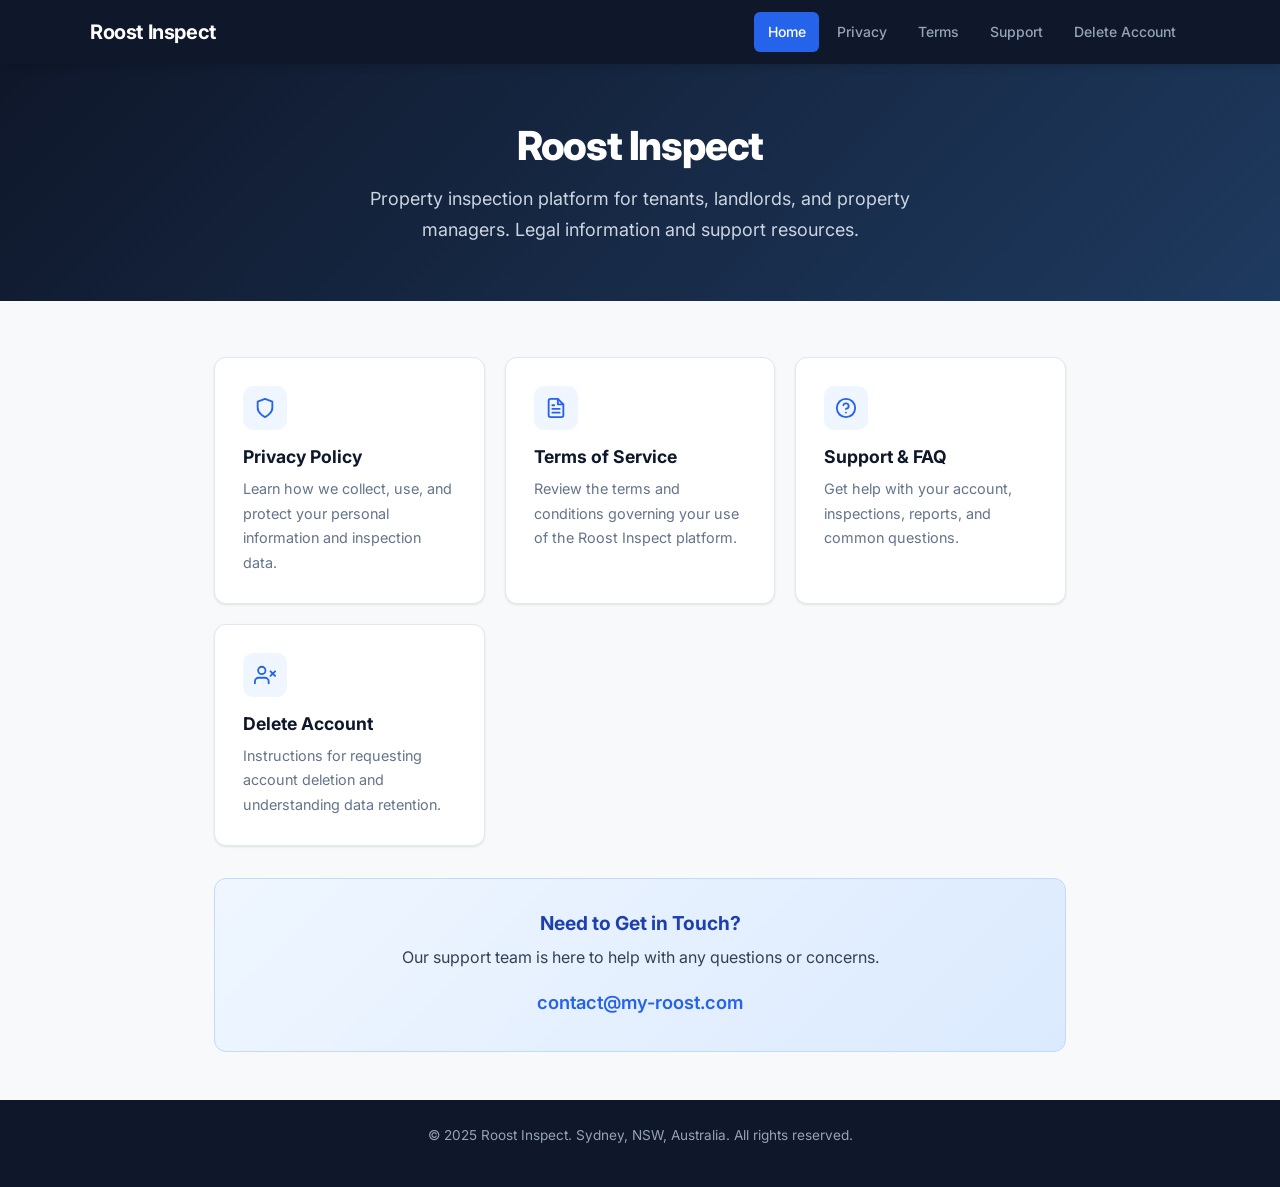
<file: index.html>
<!DOCTYPE html>
<html lang="en">
<head>
  <meta charset="UTF-8">
  <meta name="viewport" content="width=device-width, initial-scale=1.0">
  <title>Roost Inspect &mdash; Legal &amp; Support</title>
  <meta name="description" content="Legal information, privacy policy, terms of service, and support for Roost Inspect &mdash; the property inspection platform.">
  <meta name="robots" content="index, follow">
  <meta property="og:title" content="Roost Inspect &mdash; Legal &amp; Support">
  <meta property="og:description" content="Access privacy policy, terms of service, support, and account deletion information for Roost Inspect.">
  <meta property="og:type" content="website">
  <link rel="preconnect" href="https://fonts.googleapis.com">
  <link rel="preconnect" href="https://fonts.gstatic.com" crossorigin>
  <link href="https://fonts.googleapis.com/css2?family=Inter:wght@400;500;600;700;800&display=swap" rel="stylesheet">
  <link rel="stylesheet" href="styles.css">
  <script src="shared.js" defer></script>
</head>
<body>

  <!-- Navigation (rendered by shared.js) -->
  <nav data-site-nav></nav>

  <div class="page-wrapper">
    <!-- Hero -->
    <section class="hero">
      <h1>Roost Inspect</h1>
      <p>Property inspection platform for tenants, landlords, and property managers. Legal information and support resources.</p>
    </section>

    <!-- Page Cards -->
    <div class="container">
      <div class="cards-grid">

        <a href="privacy-policy.html" class="link-card">
          <div class="card-icon">
            <svg viewBox="0 0 24 24"><path d="M12 22s8-4 8-10V5l-8-3-8 3v7c0 6 8 10 8 10z"/></svg>
          </div>
          <h3>Privacy Policy</h3>
          <p>Learn how we collect, use, and protect your personal information and inspection data.</p>
        </a>

        <a href="terms-of-service.html" class="link-card">
          <div class="card-icon">
            <svg viewBox="0 0 24 24"><path d="M14 2H6a2 2 0 0 0-2 2v16a2 2 0 0 0 2 2h12a2 2 0 0 0 2-2V8z"/><polyline points="14 2 14 8 20 8"/><line x1="16" y1="13" x2="8" y2="13"/><line x1="16" y1="17" x2="8" y2="17"/><polyline points="10 9 9 9 8 9"/></svg>
          </div>
          <h3>Terms of Service</h3>
          <p>Review the terms and conditions governing your use of the Roost Inspect platform.</p>
        </a>

        <a href="support.html" class="link-card">
          <div class="card-icon">
            <svg viewBox="0 0 24 24"><circle cx="12" cy="12" r="10"/><path d="M9.09 9a3 3 0 0 1 5.83 1c0 2-3 3-3 3"/><line x1="12" y1="17" x2="12.01" y2="17"/></svg>
          </div>
          <h3>Support &amp; FAQ</h3>
          <p>Get help with your account, inspections, reports, and common questions.</p>
        </a>

        <a href="account-deletion.html" class="link-card">
          <div class="card-icon">
            <svg viewBox="0 0 24 24"><path d="M16 21v-2a4 4 0 0 0-4-4H5a4 4 0 0 0-4 4v2"/><circle cx="8.5" cy="7" r="4"/><line x1="18" y1="8" x2="23" y2="13"/><line x1="23" y1="8" x2="18" y2="13"/></svg>
          </div>
          <h3>Delete Account</h3>
          <p>Instructions for requesting account deletion and understanding data retention.</p>
        </a>

      </div>

      <!-- Contact -->
      <div data-contact-box
           data-class="u-mt-lg"
           data-heading="Need to Get in Touch?"
           data-body="Our support team is here to help with any questions or concerns."></div>
    </div>
  </div>

  <!-- Footer (rendered by shared.js) -->
  <footer data-site-footer></footer>

</body>
</html>
</file>
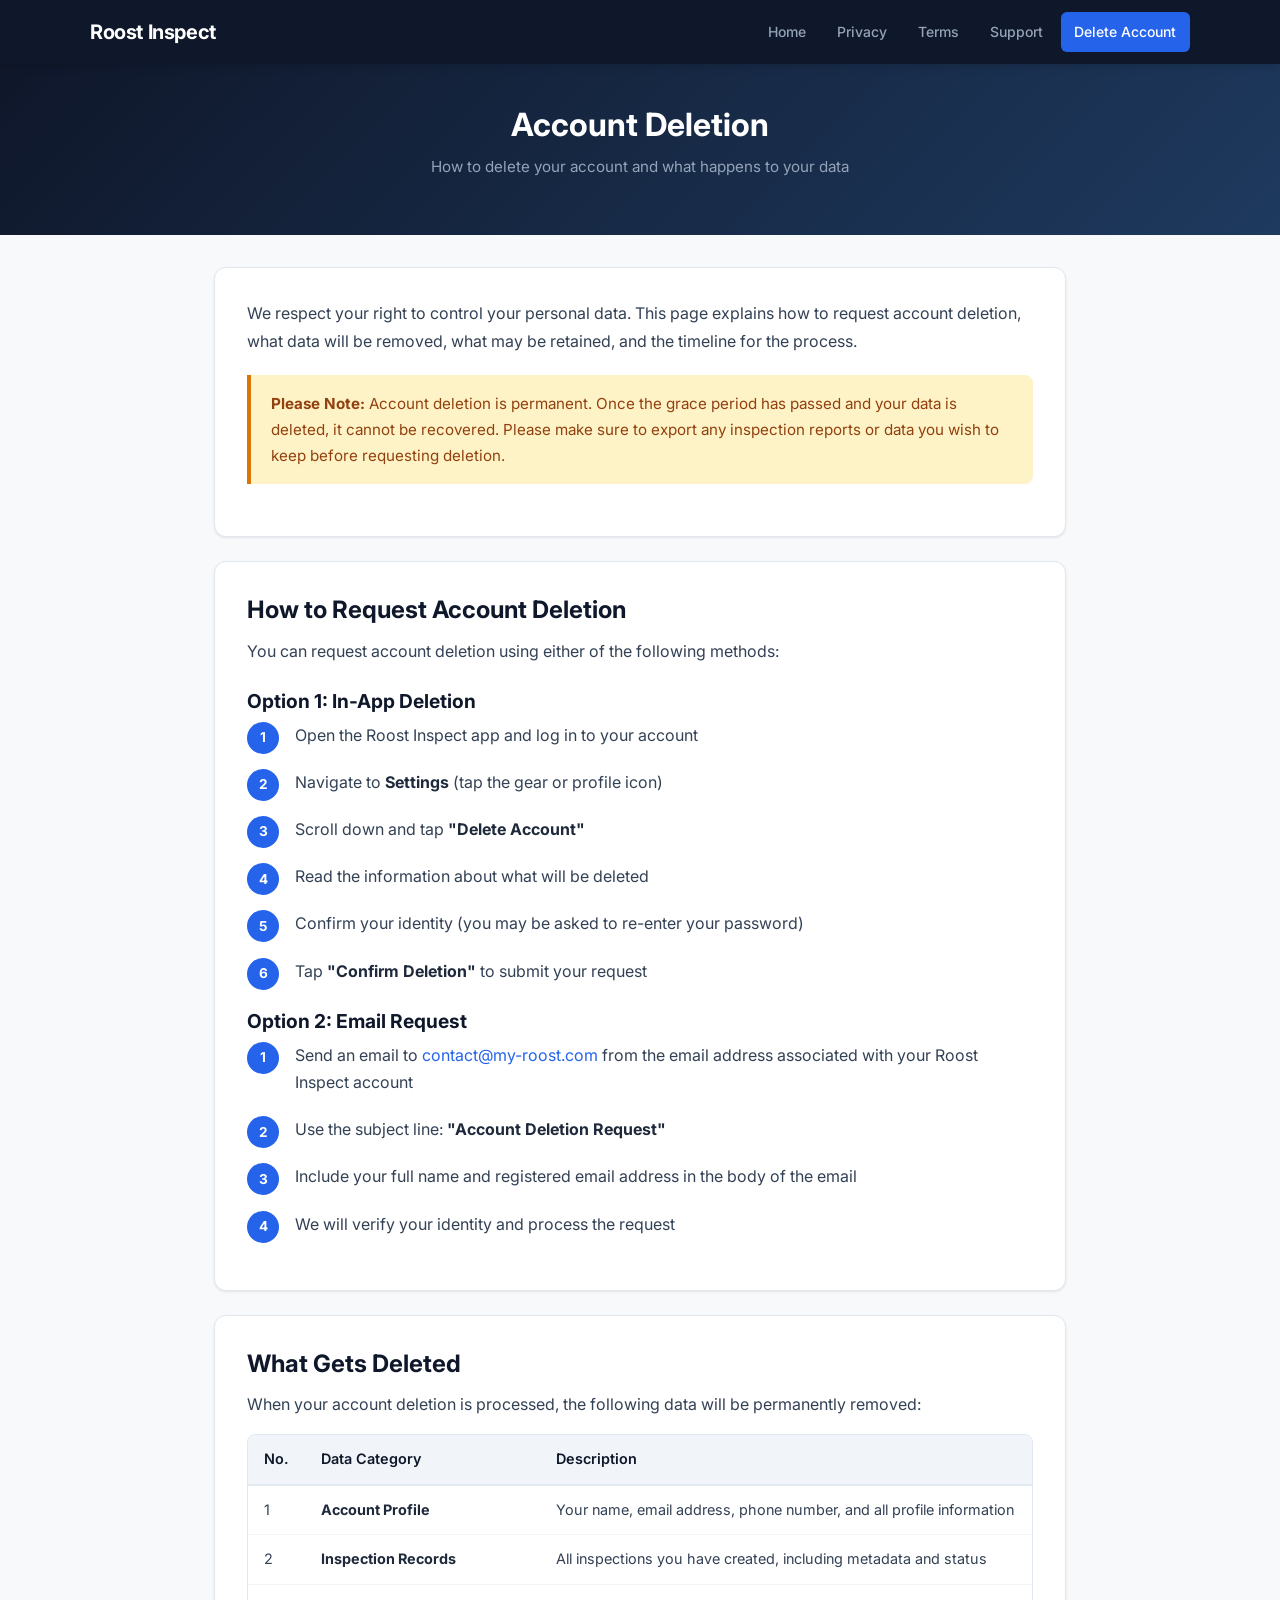
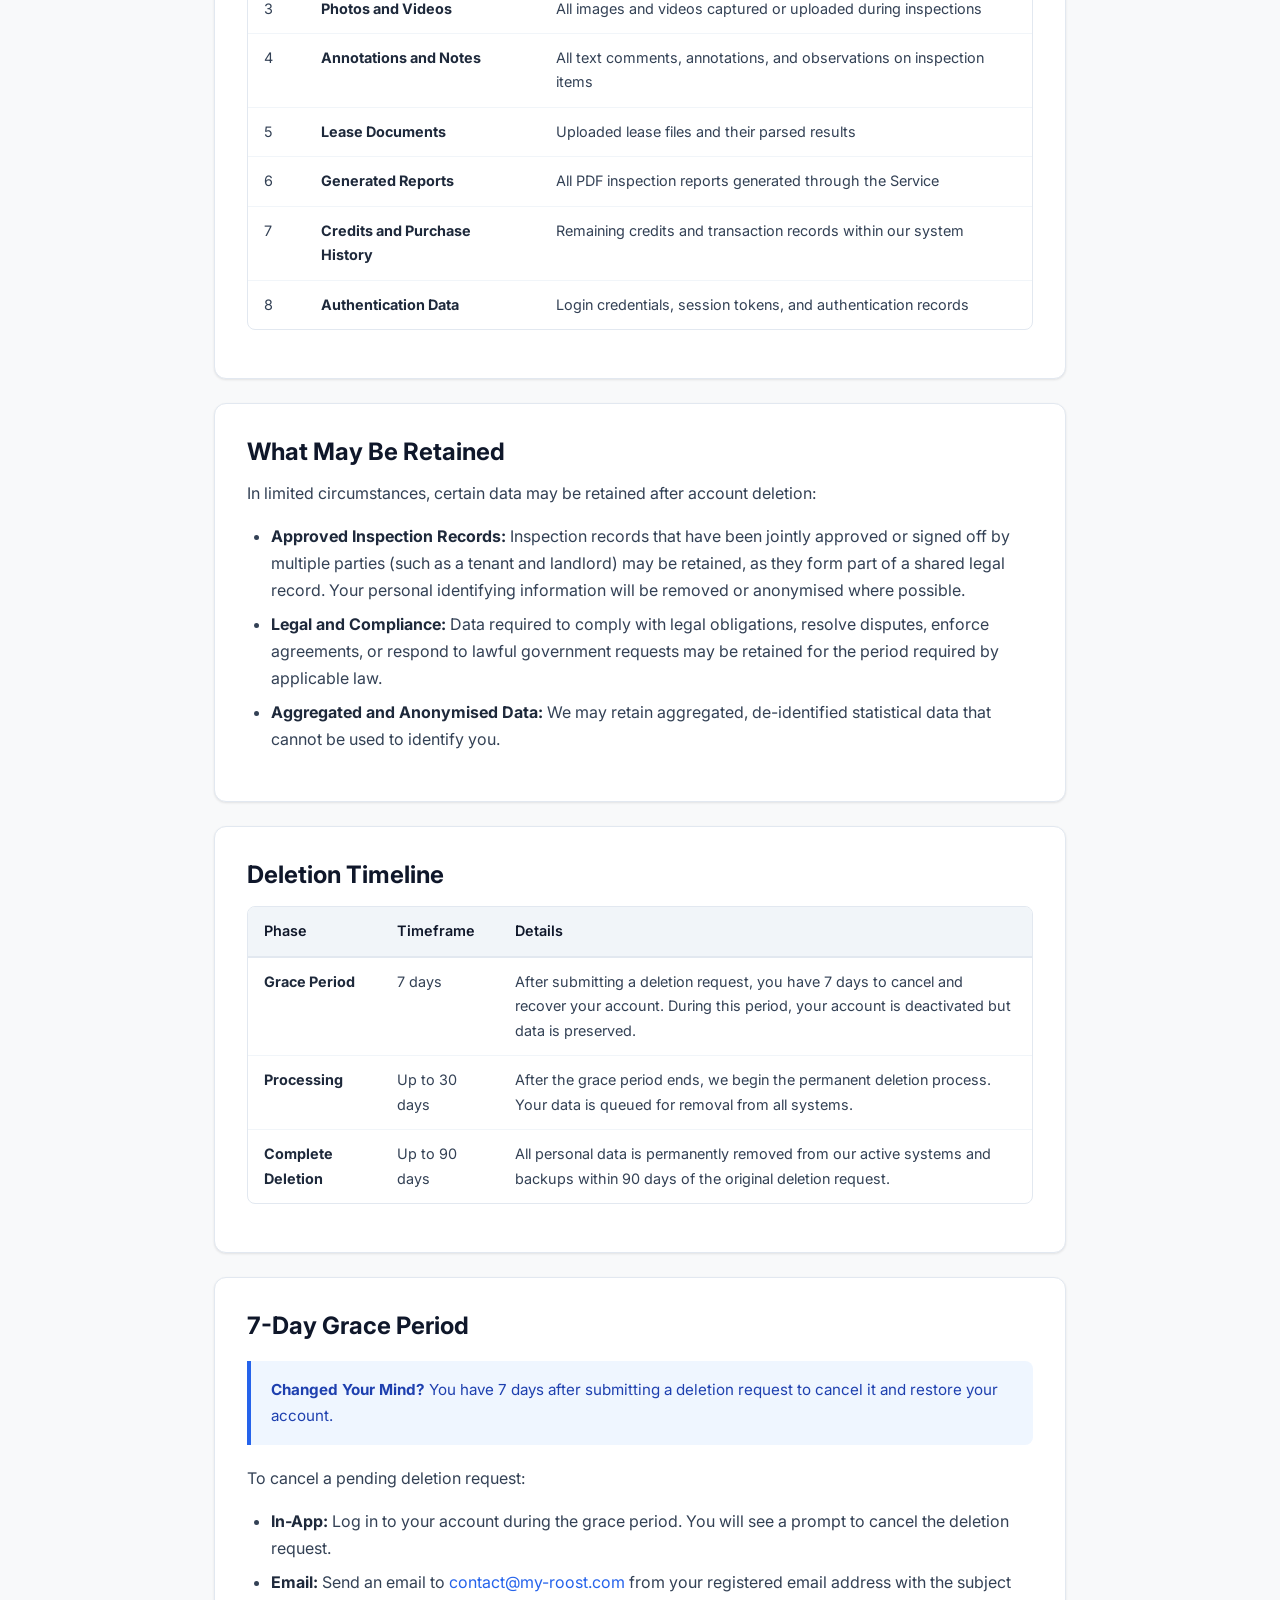
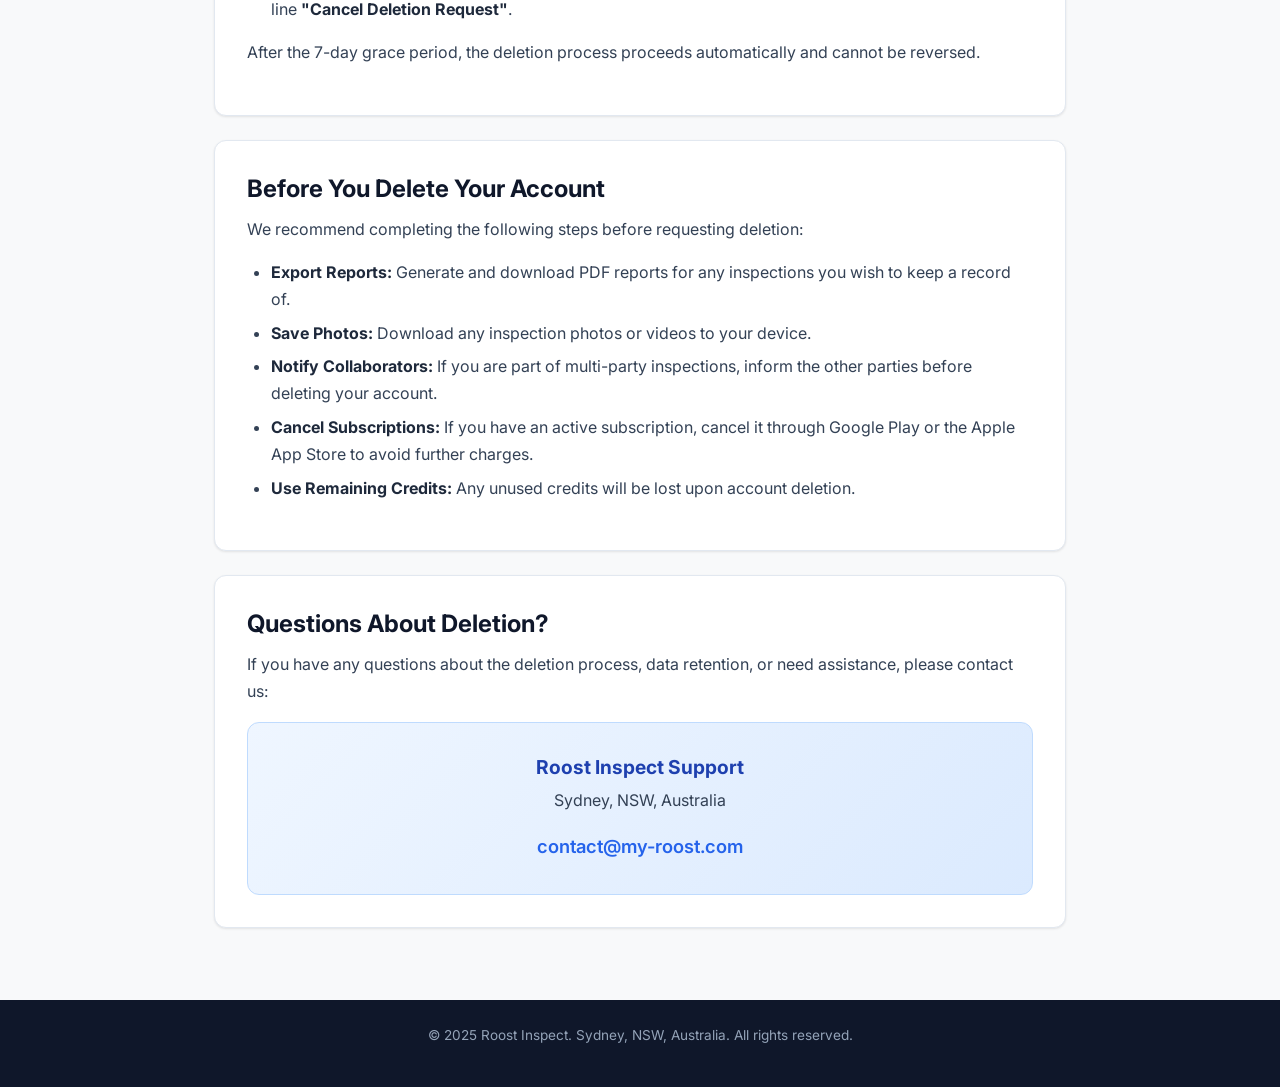
<file: account-deletion.html>
<!DOCTYPE html>
<html lang="en">
<head>
  <meta charset="UTF-8">
  <meta name="viewport" content="width=device-width, initial-scale=1.0">
  <title>Account Deletion &mdash; Roost Inspect</title>
  <meta name="description" content="Learn how to delete your Roost Inspect account. Understand what data is deleted, what may be retained, and the deletion timeline.">
  <meta name="robots" content="index, follow">
  <meta property="og:title" content="Account Deletion &mdash; Roost Inspect">
  <meta property="og:description" content="Instructions for deleting your Roost Inspect account and understanding data retention policies.">
  <meta property="og:type" content="website">
  <link rel="preconnect" href="https://fonts.googleapis.com">
  <link rel="preconnect" href="https://fonts.gstatic.com" crossorigin>
  <link href="https://fonts.googleapis.com/css2?family=Inter:wght@400;500;600;700;800&display=swap" rel="stylesheet">
  <link rel="stylesheet" href="styles.css">
  <script src="shared.js" defer></script>
</head>
<body>

  <!-- Navigation (rendered by shared.js) -->
  <nav data-site-nav></nav>

  <div class="page-wrapper">
    <!-- Page Header -->
    <section class="page-header">
      <h1>Account Deletion</h1>
      <p class="subtitle">How to delete your account and what happens to your data</p>
    </section>

    <div class="container">

      <!-- Intro -->
      <div class="card">
        <p>We respect your right to control your personal data. This page explains how to request account deletion, what data will be removed, what may be retained, and the timeline for the process.</p>
        <div class="callout callout-warning">
          <strong>Please Note:</strong> Account deletion is permanent. Once the grace period has passed and your data is deleted, it cannot be recovered. Please make sure to export any inspection reports or data you wish to keep before requesting deletion.
        </div>
      </div>

      <!-- How to Request -->
      <div class="card">
        <h2>How to Request Account Deletion</h2>
        <p>You can request account deletion using either of the following methods:</p>

        <h3>Option 1: In-App Deletion</h3>
        <ol class="steps-list">
          <li>Open the Roost Inspect app and log in to your account</li>
          <li>Navigate to <strong>Settings</strong> (tap the gear or profile icon)</li>
          <li>Scroll down and tap <strong>"Delete Account"</strong></li>
          <li>Read the information about what will be deleted</li>
          <li>Confirm your identity (you may be asked to re-enter your password)</li>
          <li>Tap <strong>"Confirm Deletion"</strong> to submit your request</li>
        </ol>

        <h3>Option 2: Email Request</h3>
        <ol class="steps-list">
          <li>Send an email to <a href="mailto:contact@my-roost.com">contact@my-roost.com</a> from the email address associated with your Roost Inspect account</li>
          <li>Use the subject line: <strong>"Account Deletion Request"</strong></li>
          <li>Include your full name and registered email address in the body of the email</li>
          <li>We will verify your identity and process the request</li>
        </ol>
      </div>

      <!-- What Gets Deleted -->
      <div class="card">
        <h2>What Gets Deleted</h2>
        <p>When your account deletion is processed, the following data will be permanently removed:</p>
        <div class="table-wrapper">
          <table>
            <thead>
              <tr>
                <th>No.</th>
                <th>Data Category</th>
                <th>Description</th>
              </tr>
            </thead>
            <tbody>
              <tr>
                <td>1</td>
                <td><strong>Account Profile</strong></td>
                <td>Your name, email address, phone number, and all profile information</td>
              </tr>
              <tr>
                <td>2</td>
                <td><strong>Inspection Records</strong></td>
                <td>All inspections you have created, including metadata and status</td>
              </tr>
              <tr>
                <td>3</td>
                <td><strong>Photos and Videos</strong></td>
                <td>All images and videos captured or uploaded during inspections</td>
              </tr>
              <tr>
                <td>4</td>
                <td><strong>Annotations and Notes</strong></td>
                <td>All text comments, annotations, and observations on inspection items</td>
              </tr>
              <tr>
                <td>5</td>
                <td><strong>Lease Documents</strong></td>
                <td>Uploaded lease files and their parsed results</td>
              </tr>
              <tr>
                <td>6</td>
                <td><strong>Generated Reports</strong></td>
                <td>All PDF inspection reports generated through the Service</td>
              </tr>
              <tr>
                <td>7</td>
                <td><strong>Credits and Purchase History</strong></td>
                <td>Remaining credits and transaction records within our system</td>
              </tr>
              <tr>
                <td>8</td>
                <td><strong>Authentication Data</strong></td>
                <td>Login credentials, session tokens, and authentication records</td>
              </tr>
            </tbody>
          </table>
        </div>
      </div>

      <!-- What May Be Retained -->
      <div class="card">
        <h2>What May Be Retained</h2>
        <p>In limited circumstances, certain data may be retained after account deletion:</p>
        <ul>
          <li><strong>Approved Inspection Records:</strong> Inspection records that have been jointly approved or signed off by multiple parties (such as a tenant and landlord) may be retained, as they form part of a shared legal record. Your personal identifying information will be removed or anonymised where possible.</li>
          <li><strong>Legal and Compliance:</strong> Data required to comply with legal obligations, resolve disputes, enforce agreements, or respond to lawful government requests may be retained for the period required by applicable law.</li>
          <li><strong>Aggregated and Anonymised Data:</strong> We may retain aggregated, de-identified statistical data that cannot be used to identify you.</li>
        </ul>
      </div>

      <!-- Timeline -->
      <div class="card">
        <h2>Deletion Timeline</h2>
        <div class="table-wrapper">
          <table>
            <thead>
              <tr>
                <th>Phase</th>
                <th>Timeframe</th>
                <th>Details</th>
              </tr>
            </thead>
            <tbody>
              <tr>
                <td><strong>Grace Period</strong></td>
                <td>7 days</td>
                <td>After submitting a deletion request, you have 7 days to cancel and recover your account. During this period, your account is deactivated but data is preserved.</td>
              </tr>
              <tr>
                <td><strong>Processing</strong></td>
                <td>Up to 30 days</td>
                <td>After the grace period ends, we begin the permanent deletion process. Your data is queued for removal from all systems.</td>
              </tr>
              <tr>
                <td><strong>Complete Deletion</strong></td>
                <td>Up to 90 days</td>
                <td>All personal data is permanently removed from our active systems and backups within 90 days of the original deletion request.</td>
              </tr>
            </tbody>
          </table>
        </div>
      </div>

      <!-- Grace Period -->
      <div class="card">
        <h2>7-Day Grace Period</h2>
        <div class="callout">
          <strong>Changed Your Mind?</strong> You have 7 days after submitting a deletion request to cancel it and restore your account.
        </div>
        <p>To cancel a pending deletion request:</p>
        <ul>
          <li><strong>In-App:</strong> Log in to your account during the grace period. You will see a prompt to cancel the deletion request.</li>
          <li><strong>Email:</strong> Send an email to <a href="mailto:contact@my-roost.com">contact@my-roost.com</a> from your registered email address with the subject line <strong>"Cancel Deletion Request"</strong>.</li>
        </ul>
        <p>After the 7-day grace period, the deletion process proceeds automatically and cannot be reversed.</p>
      </div>

      <!-- Before You Delete -->
      <div class="card">
        <h2>Before You Delete Your Account</h2>
        <p>We recommend completing the following steps before requesting deletion:</p>
        <ul>
          <li><strong>Export Reports:</strong> Generate and download PDF reports for any inspections you wish to keep a record of.</li>
          <li><strong>Save Photos:</strong> Download any inspection photos or videos to your device.</li>
          <li><strong>Notify Collaborators:</strong> If you are part of multi-party inspections, inform the other parties before deleting your account.</li>
          <li><strong>Cancel Subscriptions:</strong> If you have an active subscription, cancel it through Google Play or the Apple App Store to avoid further charges.</li>
          <li><strong>Use Remaining Credits:</strong> Any unused credits will be lost upon account deletion.</li>
        </ul>
      </div>

      <!-- Contact -->
      <div class="card">
        <h2>Questions About Deletion?</h2>
        <p>If you have any questions about the deletion process, data retention, or need assistance, please contact us:</p>
        <div data-contact-box data-heading="Roost Inspect Support"></div>
      </div>

    </div>
  </div>

  <!-- Footer (rendered by shared.js) -->
  <footer data-site-footer></footer>

</body>
</html>
</file>
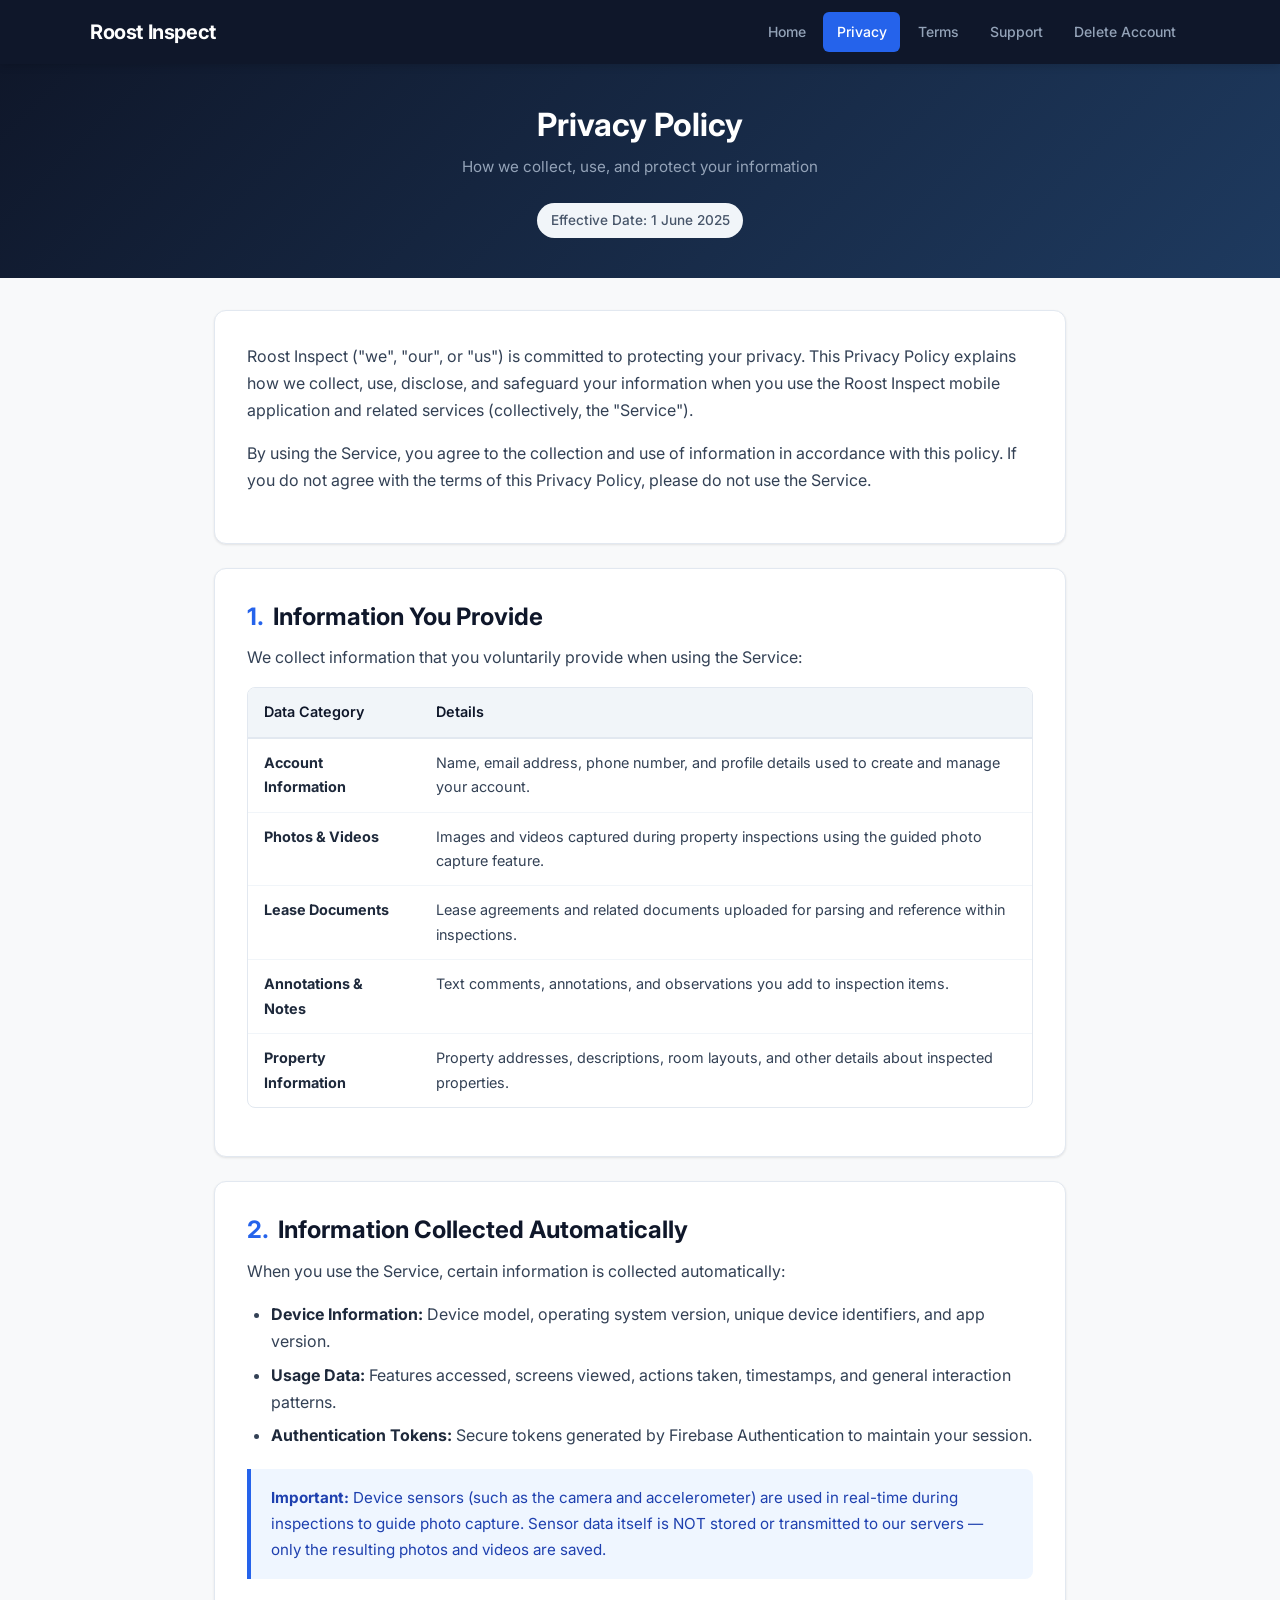
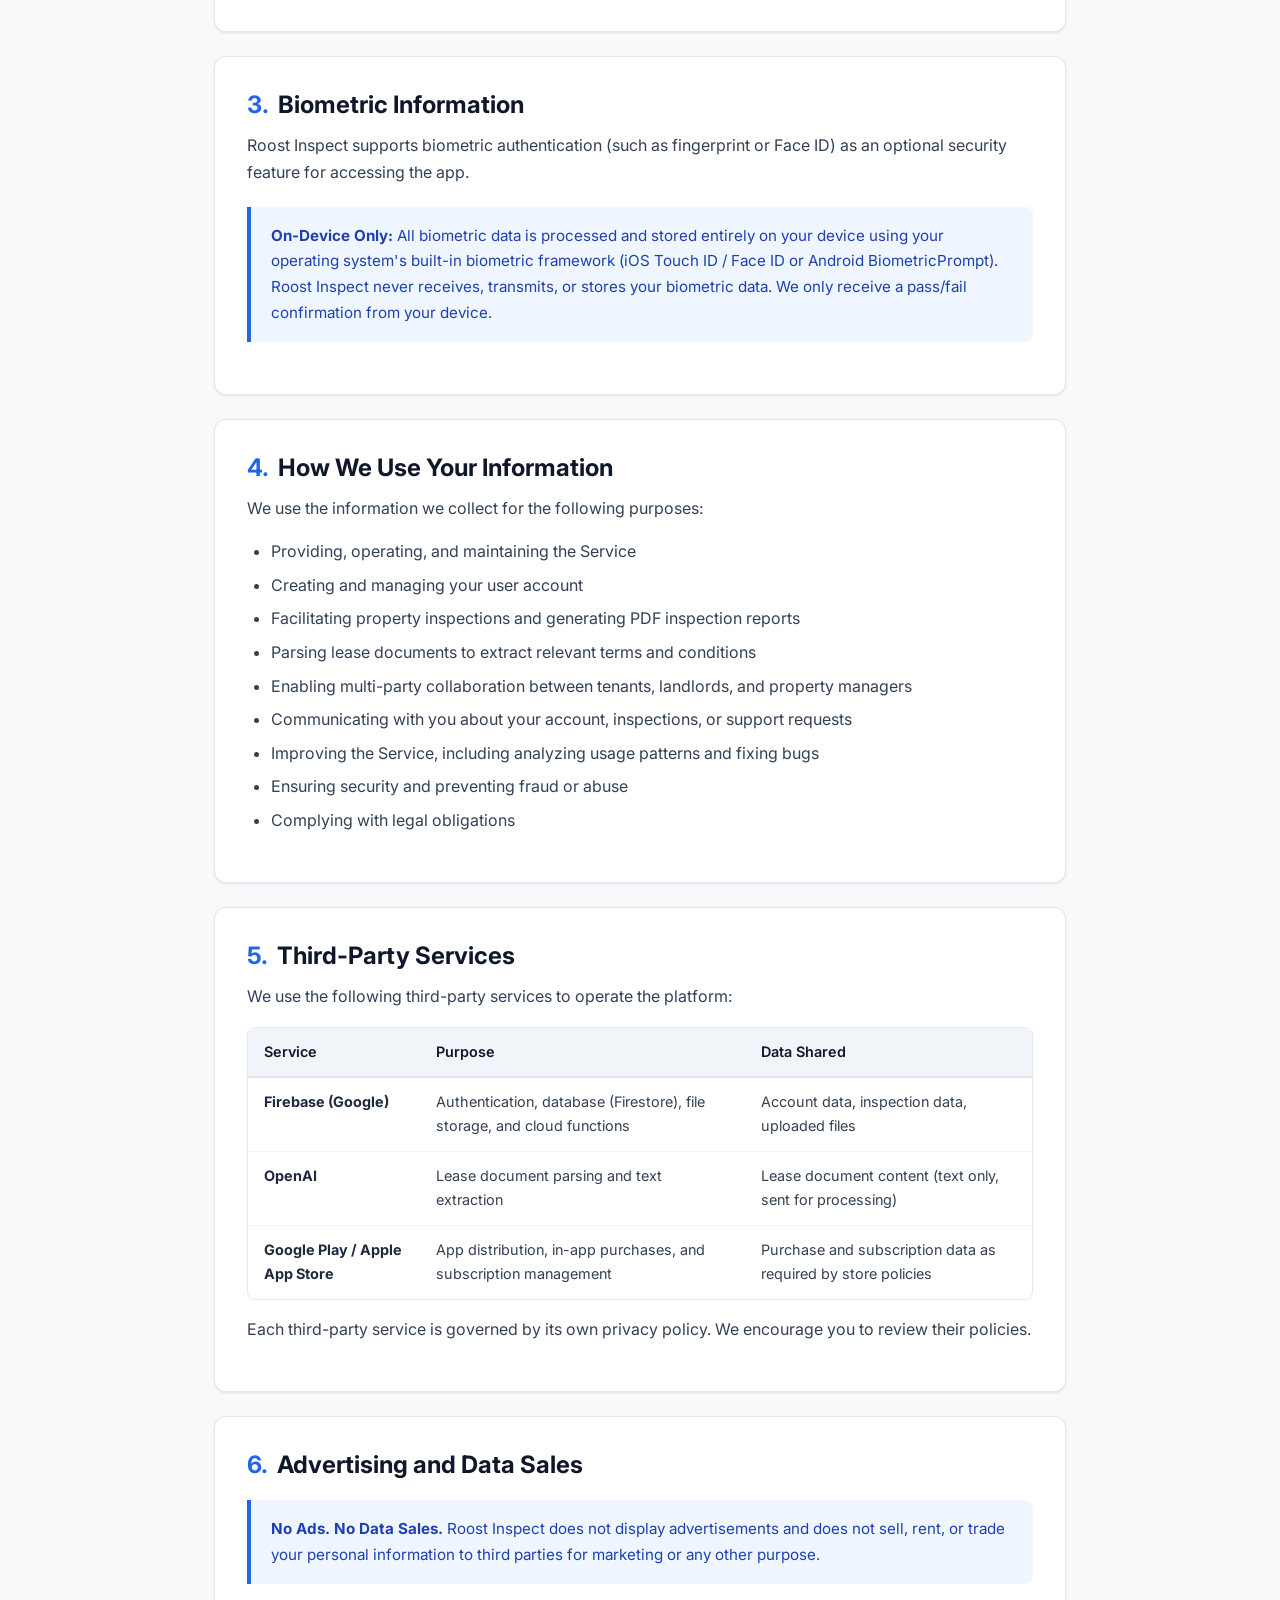
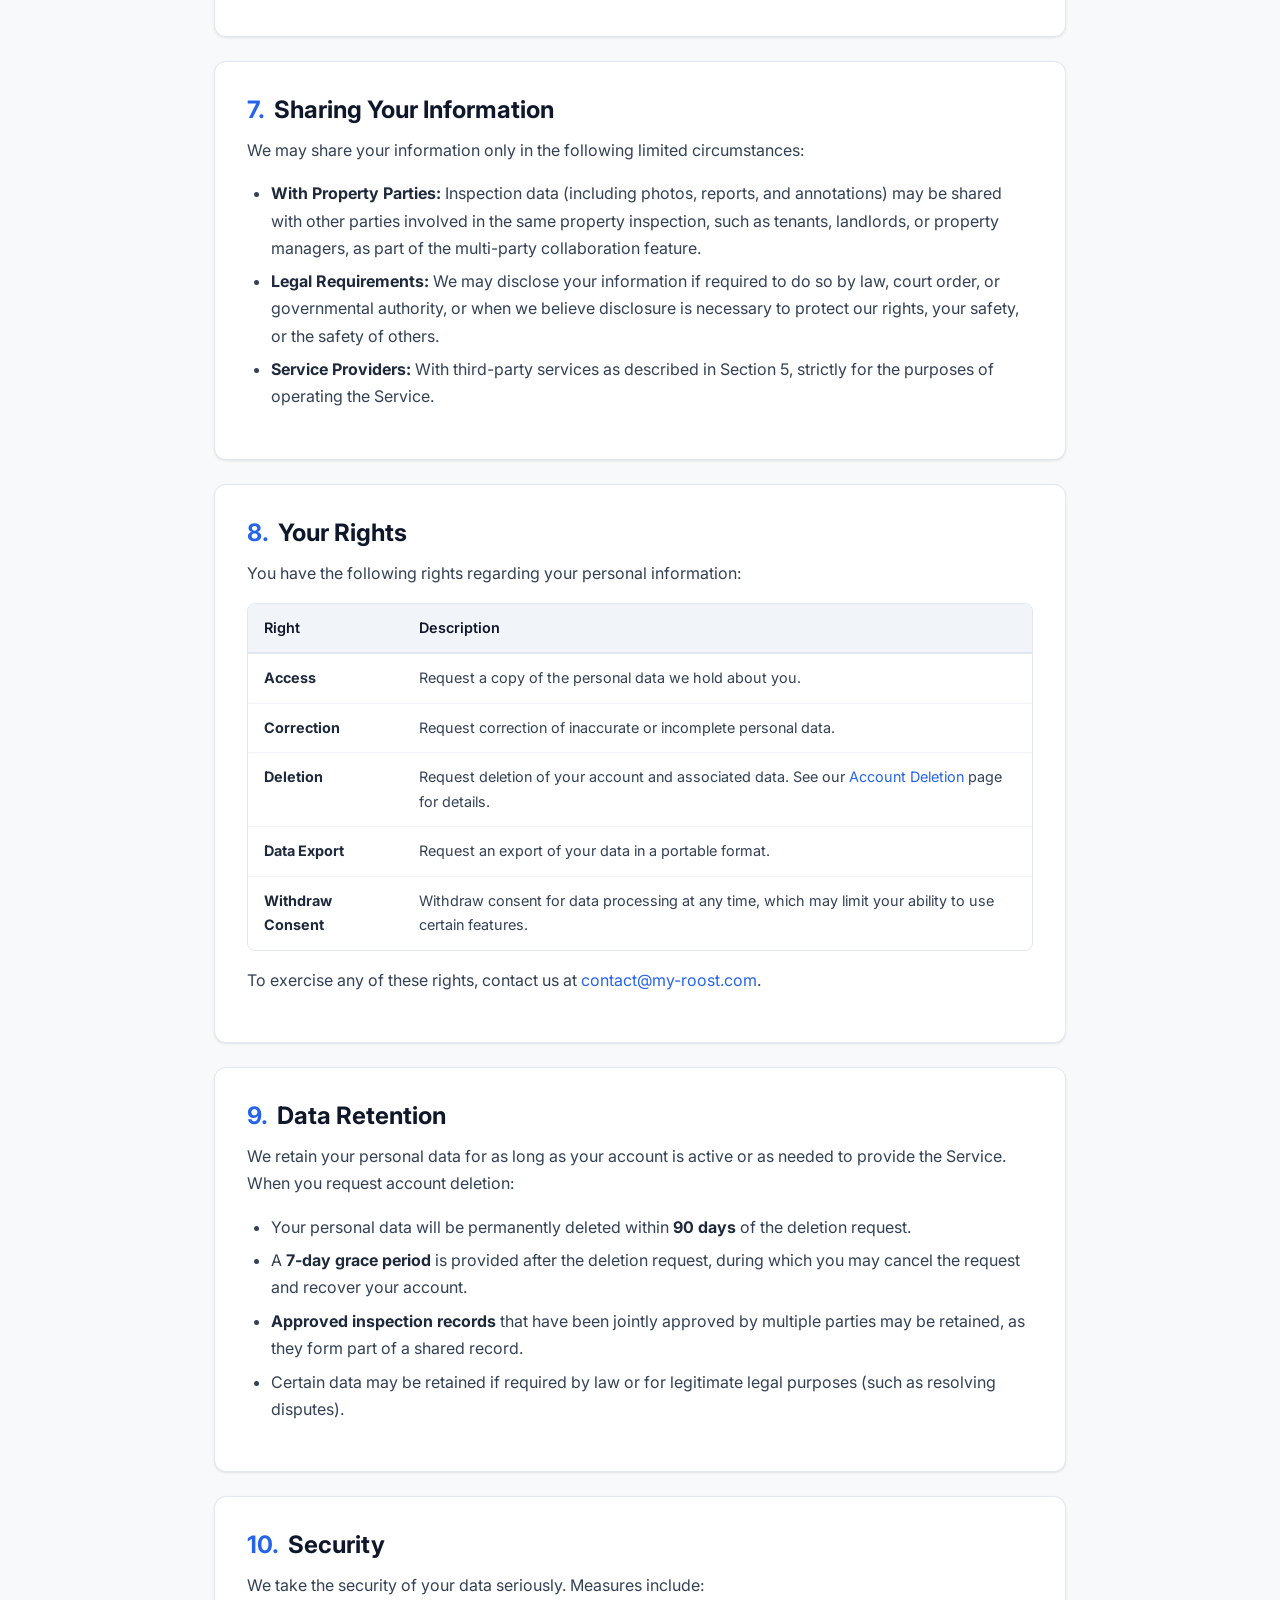
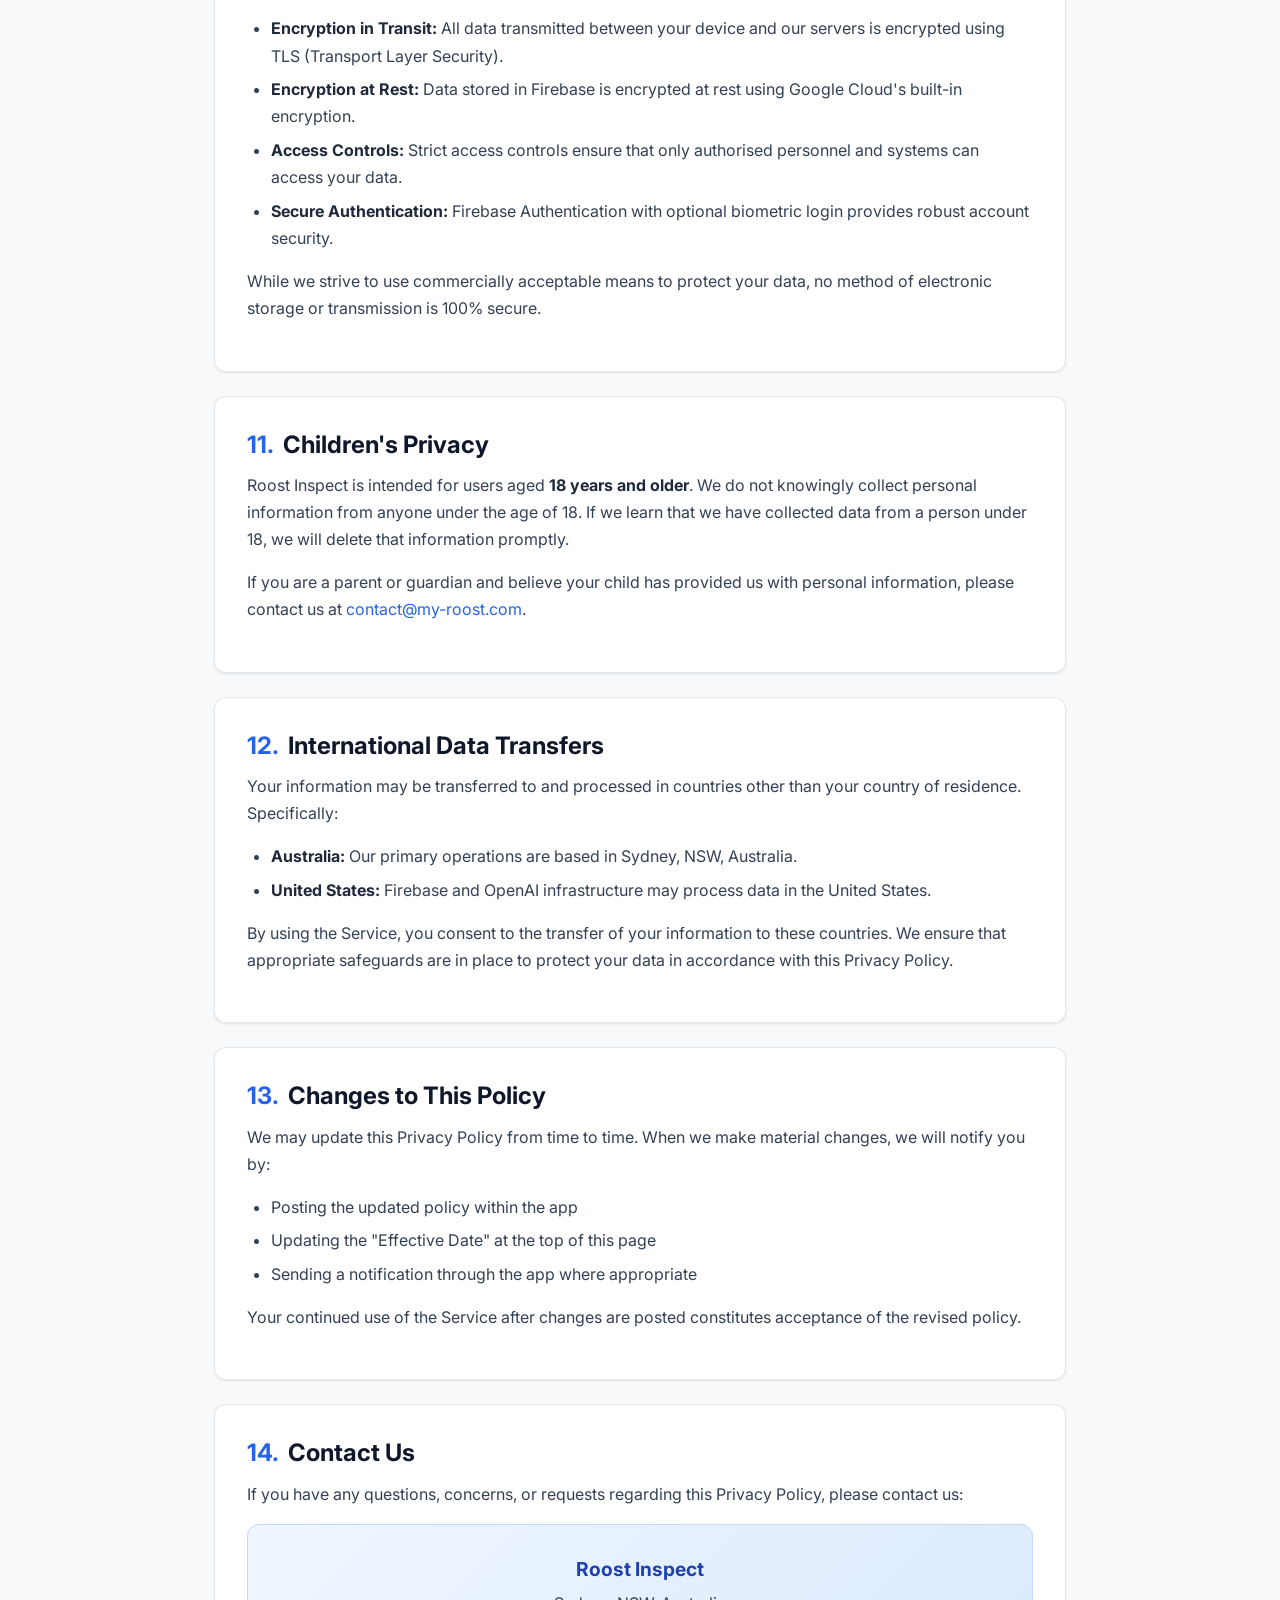
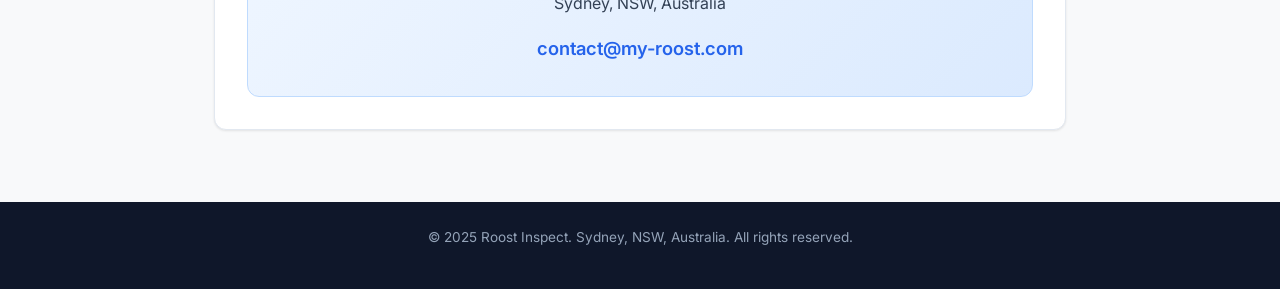
<file: privacy-policy.html>
<!DOCTYPE html>
<html lang="en">
<head>
  <meta charset="UTF-8">
  <meta name="viewport" content="width=device-width, initial-scale=1.0">
  <title>Privacy Policy &mdash; Roost Inspect</title>
  <meta name="description" content="Privacy Policy for Roost Inspect. Learn how we collect, use, store, and protect your personal information and inspection data.">
  <meta name="robots" content="index, follow">
  <meta property="og:title" content="Privacy Policy &mdash; Roost Inspect">
  <meta property="og:description" content="Privacy Policy for the Roost Inspect property inspection platform.">
  <meta property="og:type" content="website">
  <link rel="preconnect" href="https://fonts.googleapis.com">
  <link rel="preconnect" href="https://fonts.gstatic.com" crossorigin>
  <link href="https://fonts.googleapis.com/css2?family=Inter:wght@400;500;600;700;800&display=swap" rel="stylesheet">
  <link rel="stylesheet" href="styles.css">
  <script src="shared.js" defer></script>
</head>
<body>

  <!-- Navigation (rendered by shared.js) -->
  <nav data-site-nav></nav>

  <div class="page-wrapper">
    <!-- Page Header -->
    <section class="page-header">
      <h1>Privacy Policy</h1>
      <p class="subtitle">How we collect, use, and protect your information</p>
      <span class="effective-date">Effective Date: 1 June 2025</span>
    </section>

    <div class="container">

      <!-- Introduction -->
      <div class="card">
        <p>Roost Inspect ("we", "our", or "us") is committed to protecting your privacy. This Privacy Policy explains how we collect, use, disclose, and safeguard your information when you use the Roost Inspect mobile application and related services (collectively, the "Service").</p>
        <p>By using the Service, you agree to the collection and use of information in accordance with this policy. If you do not agree with the terms of this Privacy Policy, please do not use the Service.</p>
      </div>

      <!-- Section 1 -->
      <div class="card">
        <h2><span class="section-num">1.</span> Information You Provide</h2>
        <p>We collect information that you voluntarily provide when using the Service:</p>
        <div class="table-wrapper">
          <table>
            <thead>
              <tr>
                <th>Data Category</th>
                <th>Details</th>
              </tr>
            </thead>
            <tbody>
              <tr>
                <td><strong>Account Information</strong></td>
                <td>Name, email address, phone number, and profile details used to create and manage your account.</td>
              </tr>
              <tr>
                <td><strong>Photos &amp; Videos</strong></td>
                <td>Images and videos captured during property inspections using the guided photo capture feature.</td>
              </tr>
              <tr>
                <td><strong>Lease Documents</strong></td>
                <td>Lease agreements and related documents uploaded for parsing and reference within inspections.</td>
              </tr>
              <tr>
                <td><strong>Annotations &amp; Notes</strong></td>
                <td>Text comments, annotations, and observations you add to inspection items.</td>
              </tr>
              <tr>
                <td><strong>Property Information</strong></td>
                <td>Property addresses, descriptions, room layouts, and other details about inspected properties.</td>
              </tr>
            </tbody>
          </table>
        </div>
      </div>

      <!-- Section 2 -->
      <div class="card">
        <h2><span class="section-num">2.</span> Information Collected Automatically</h2>
        <p>When you use the Service, certain information is collected automatically:</p>
        <ul>
          <li><strong>Device Information:</strong> Device model, operating system version, unique device identifiers, and app version.</li>
          <li><strong>Usage Data:</strong> Features accessed, screens viewed, actions taken, timestamps, and general interaction patterns.</li>
          <li><strong>Authentication Tokens:</strong> Secure tokens generated by Firebase Authentication to maintain your session.</li>
        </ul>
        <div class="callout">
          <strong>Important:</strong> Device sensors (such as the camera and accelerometer) are used in real-time during inspections to guide photo capture. Sensor data itself is NOT stored or transmitted to our servers &mdash; only the resulting photos and videos are saved.
        </div>
      </div>

      <!-- Section 3 -->
      <div class="card">
        <h2><span class="section-num">3.</span> Biometric Information</h2>
        <p>Roost Inspect supports biometric authentication (such as fingerprint or Face ID) as an optional security feature for accessing the app.</p>
        <div class="callout">
          <strong>On-Device Only:</strong> All biometric data is processed and stored entirely on your device using your operating system's built-in biometric framework (iOS Touch ID / Face ID or Android BiometricPrompt). Roost Inspect never receives, transmits, or stores your biometric data. We only receive a pass/fail confirmation from your device.
        </div>
      </div>

      <!-- Section 4 -->
      <div class="card">
        <h2><span class="section-num">4.</span> How We Use Your Information</h2>
        <p>We use the information we collect for the following purposes:</p>
        <ul>
          <li>Providing, operating, and maintaining the Service</li>
          <li>Creating and managing your user account</li>
          <li>Facilitating property inspections and generating PDF inspection reports</li>
          <li>Parsing lease documents to extract relevant terms and conditions</li>
          <li>Enabling multi-party collaboration between tenants, landlords, and property managers</li>
          <li>Communicating with you about your account, inspections, or support requests</li>
          <li>Improving the Service, including analyzing usage patterns and fixing bugs</li>
          <li>Ensuring security and preventing fraud or abuse</li>
          <li>Complying with legal obligations</li>
        </ul>
      </div>

      <!-- Section 5 -->
      <div class="card">
        <h2><span class="section-num">5.</span> Third-Party Services</h2>
        <p>We use the following third-party services to operate the platform:</p>
        <div class="table-wrapper">
          <table>
            <thead>
              <tr>
                <th>Service</th>
                <th>Purpose</th>
                <th>Data Shared</th>
              </tr>
            </thead>
            <tbody>
              <tr>
                <td><strong>Firebase (Google)</strong></td>
                <td>Authentication, database (Firestore), file storage, and cloud functions</td>
                <td>Account data, inspection data, uploaded files</td>
              </tr>
              <tr>
                <td><strong>OpenAI</strong></td>
                <td>Lease document parsing and text extraction</td>
                <td>Lease document content (text only, sent for processing)</td>
              </tr>
              <tr>
                <td><strong>Google Play / Apple App Store</strong></td>
                <td>App distribution, in-app purchases, and subscription management</td>
                <td>Purchase and subscription data as required by store policies</td>
              </tr>
            </tbody>
          </table>
        </div>
        <p>Each third-party service is governed by its own privacy policy. We encourage you to review their policies.</p>
      </div>

      <!-- Section 6 -->
      <div class="card">
        <h2><span class="section-num">6.</span> Advertising and Data Sales</h2>
        <div class="callout">
          <strong>No Ads. No Data Sales.</strong> Roost Inspect does not display advertisements and does not sell, rent, or trade your personal information to third parties for marketing or any other purpose.
        </div>
      </div>

      <!-- Section 7 -->
      <div class="card">
        <h2><span class="section-num">7.</span> Sharing Your Information</h2>
        <p>We may share your information only in the following limited circumstances:</p>
        <ul>
          <li><strong>With Property Parties:</strong> Inspection data (including photos, reports, and annotations) may be shared with other parties involved in the same property inspection, such as tenants, landlords, or property managers, as part of the multi-party collaboration feature.</li>
          <li><strong>Legal Requirements:</strong> We may disclose your information if required to do so by law, court order, or governmental authority, or when we believe disclosure is necessary to protect our rights, your safety, or the safety of others.</li>
          <li><strong>Service Providers:</strong> With third-party services as described in Section 5, strictly for the purposes of operating the Service.</li>
        </ul>
      </div>

      <!-- Section 8 -->
      <div class="card">
        <h2><span class="section-num">8.</span> Your Rights</h2>
        <p>You have the following rights regarding your personal information:</p>
        <div class="table-wrapper">
          <table>
            <thead>
              <tr>
                <th>Right</th>
                <th>Description</th>
              </tr>
            </thead>
            <tbody>
              <tr>
                <td><strong>Access</strong></td>
                <td>Request a copy of the personal data we hold about you.</td>
              </tr>
              <tr>
                <td><strong>Correction</strong></td>
                <td>Request correction of inaccurate or incomplete personal data.</td>
              </tr>
              <tr>
                <td><strong>Deletion</strong></td>
                <td>Request deletion of your account and associated data. See our <a href="account-deletion.html">Account Deletion</a> page for details.</td>
              </tr>
              <tr>
                <td><strong>Data Export</strong></td>
                <td>Request an export of your data in a portable format.</td>
              </tr>
              <tr>
                <td><strong>Withdraw Consent</strong></td>
                <td>Withdraw consent for data processing at any time, which may limit your ability to use certain features.</td>
              </tr>
            </tbody>
          </table>
        </div>
        <p>To exercise any of these rights, contact us at <a href="mailto:contact@my-roost.com">contact@my-roost.com</a>.</p>
      </div>

      <!-- Section 9 -->
      <div class="card">
        <h2><span class="section-num">9.</span> Data Retention</h2>
        <p>We retain your personal data for as long as your account is active or as needed to provide the Service. When you request account deletion:</p>
        <ul>
          <li>Your personal data will be permanently deleted within <strong>90 days</strong> of the deletion request.</li>
          <li>A <strong>7-day grace period</strong> is provided after the deletion request, during which you may cancel the request and recover your account.</li>
          <li><strong>Approved inspection records</strong> that have been jointly approved by multiple parties may be retained, as they form part of a shared record.</li>
          <li>Certain data may be retained if required by law or for legitimate legal purposes (such as resolving disputes).</li>
        </ul>
      </div>

      <!-- Section 10 -->
      <div class="card">
        <h2><span class="section-num">10.</span> Security</h2>
        <p>We take the security of your data seriously. Measures include:</p>
        <ul>
          <li><strong>Encryption in Transit:</strong> All data transmitted between your device and our servers is encrypted using TLS (Transport Layer Security).</li>
          <li><strong>Encryption at Rest:</strong> Data stored in Firebase is encrypted at rest using Google Cloud's built-in encryption.</li>
          <li><strong>Access Controls:</strong> Strict access controls ensure that only authorised personnel and systems can access your data.</li>
          <li><strong>Secure Authentication:</strong> Firebase Authentication with optional biometric login provides robust account security.</li>
        </ul>
        <p>While we strive to use commercially acceptable means to protect your data, no method of electronic storage or transmission is 100% secure.</p>
      </div>

      <!-- Section 11 -->
      <div class="card">
        <h2><span class="section-num">11.</span> Children's Privacy</h2>
        <p>Roost Inspect is intended for users aged <strong>18 years and older</strong>. We do not knowingly collect personal information from anyone under the age of 18. If we learn that we have collected data from a person under 18, we will delete that information promptly.</p>
        <p>If you are a parent or guardian and believe your child has provided us with personal information, please contact us at <a href="mailto:contact@my-roost.com">contact@my-roost.com</a>.</p>
      </div>

      <!-- Section 12 -->
      <div class="card">
        <h2><span class="section-num">12.</span> International Data Transfers</h2>
        <p>Your information may be transferred to and processed in countries other than your country of residence. Specifically:</p>
        <ul>
          <li><strong>Australia:</strong> Our primary operations are based in Sydney, NSW, Australia.</li>
          <li><strong>United States:</strong> Firebase and OpenAI infrastructure may process data in the United States.</li>
        </ul>
        <p>By using the Service, you consent to the transfer of your information to these countries. We ensure that appropriate safeguards are in place to protect your data in accordance with this Privacy Policy.</p>
      </div>

      <!-- Changes -->
      <div class="card">
        <h2><span class="section-num">13.</span> Changes to This Policy</h2>
        <p>We may update this Privacy Policy from time to time. When we make material changes, we will notify you by:</p>
        <ul>
          <li>Posting the updated policy within the app</li>
          <li>Updating the "Effective Date" at the top of this page</li>
          <li>Sending a notification through the app where appropriate</li>
        </ul>
        <p>Your continued use of the Service after changes are posted constitutes acceptance of the revised policy.</p>
      </div>

      <!-- Contact -->
      <div class="card">
        <h2><span class="section-num">14.</span> Contact Us</h2>
        <p>If you have any questions, concerns, or requests regarding this Privacy Policy, please contact us:</p>
        <div data-contact-box></div>
      </div>

    </div>
  </div>

  <!-- Footer (rendered by shared.js) -->
  <footer data-site-footer></footer>

</body>
</html>
</file>
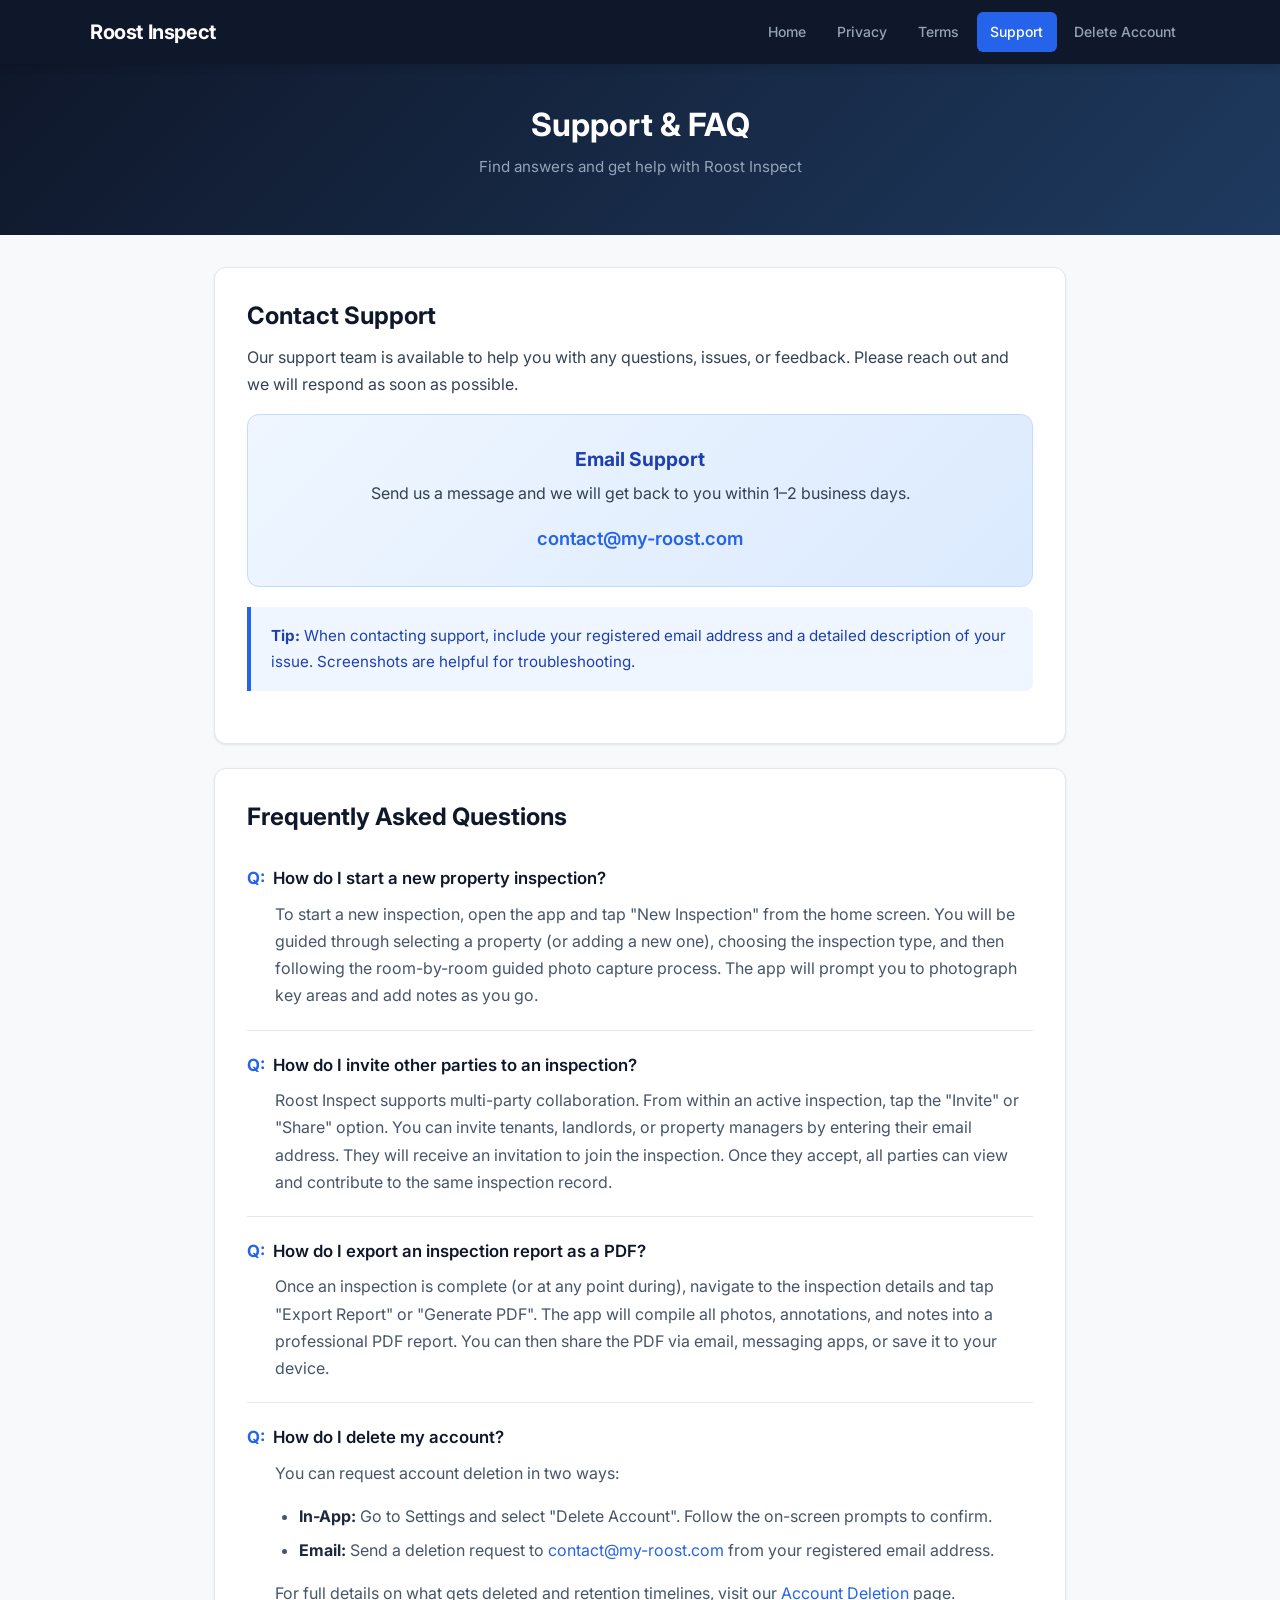
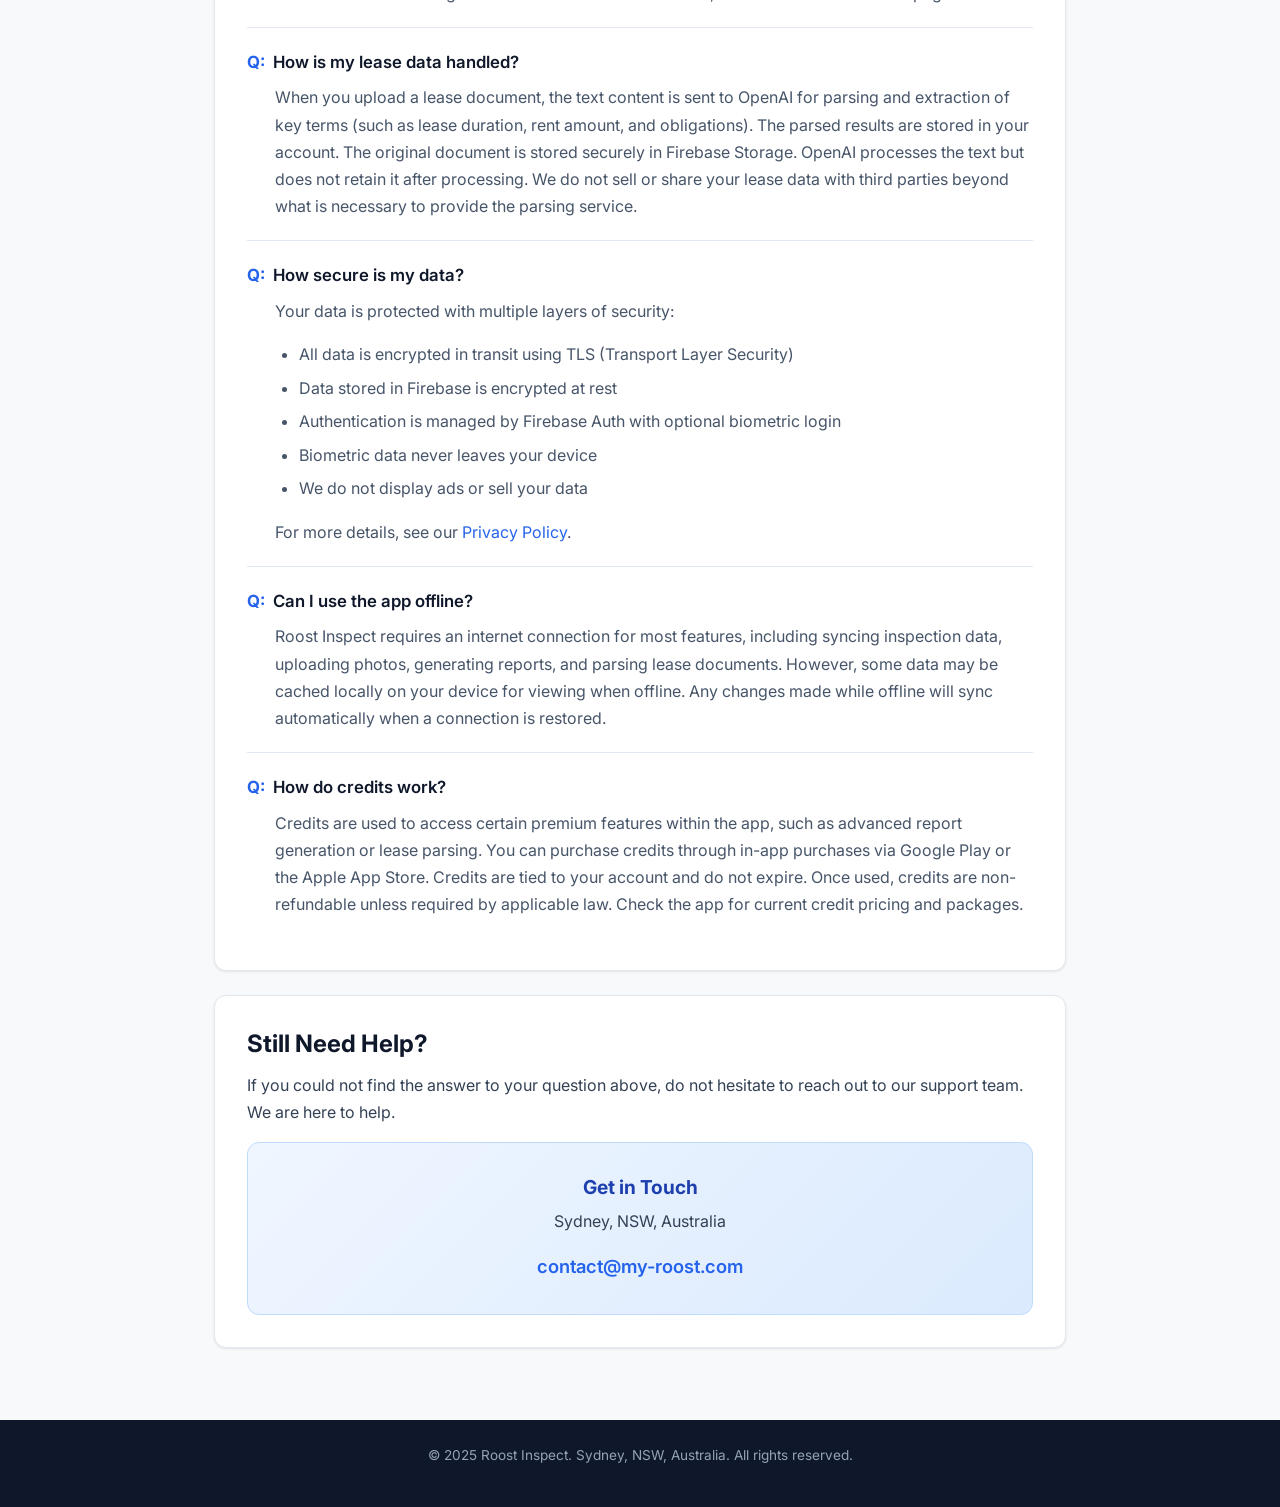
<file: support.html>
<!DOCTYPE html>
<html lang="en">
<head>
  <meta charset="UTF-8">
  <meta name="viewport" content="width=device-width, initial-scale=1.0">
  <title>Support &amp; FAQ &mdash; Roost Inspect</title>
  <meta name="description" content="Get help with Roost Inspect. Find answers to frequently asked questions about inspections, reports, account management, and more.">
  <meta name="robots" content="index, follow">
  <meta property="og:title" content="Support &amp; FAQ &mdash; Roost Inspect">
  <meta property="og:description" content="Help center and frequently asked questions for the Roost Inspect property inspection platform.">
  <meta property="og:type" content="website">
  <link rel="preconnect" href="https://fonts.googleapis.com">
  <link rel="preconnect" href="https://fonts.gstatic.com" crossorigin>
  <link href="https://fonts.googleapis.com/css2?family=Inter:wght@400;500;600;700;800&display=swap" rel="stylesheet">
  <link rel="stylesheet" href="styles.css">
  <script src="shared.js" defer></script>
</head>
<body>

  <!-- Navigation (rendered by shared.js) -->
  <nav data-site-nav></nav>

  <div class="page-wrapper">
    <!-- Page Header -->
    <section class="page-header">
      <h1>Support &amp; FAQ</h1>
      <p class="subtitle">Find answers and get help with Roost Inspect</p>
    </section>

    <div class="container">

      <!-- Contact Section -->
      <div class="card">
        <h2>Contact Support</h2>
        <p>Our support team is available to help you with any questions, issues, or feedback. Please reach out and we will respond as soon as possible.</p>
        <div data-contact-box
             data-heading="Email Support"
             data-body="Send us a message and we will get back to you within 1–2 business days."></div>
        <div class="callout u-mt-md">
          <strong>Tip:</strong> When contacting support, include your registered email address and a detailed description of your issue. Screenshots are helpful for troubleshooting.
        </div>
      </div>

      <!-- FAQ Section -->
      <div class="card">
        <h2>Frequently Asked Questions</h2>

        <!-- FAQ 1 -->
        <div class="faq-item">
          <div class="faq-question">
            <span class="q-marker">Q:</span>
            <span>How do I start a new property inspection?</span>
          </div>
          <div class="faq-answer">
            <p>To start a new inspection, open the app and tap "New Inspection" from the home screen. You will be guided through selecting a property (or adding a new one), choosing the inspection type, and then following the room-by-room guided photo capture process. The app will prompt you to photograph key areas and add notes as you go.</p>
          </div>
        </div>

        <!-- FAQ 2 -->
        <div class="faq-item">
          <div class="faq-question">
            <span class="q-marker">Q:</span>
            <span>How do I invite other parties to an inspection?</span>
          </div>
          <div class="faq-answer">
            <p>Roost Inspect supports multi-party collaboration. From within an active inspection, tap the "Invite" or "Share" option. You can invite tenants, landlords, or property managers by entering their email address. They will receive an invitation to join the inspection. Once they accept, all parties can view and contribute to the same inspection record.</p>
          </div>
        </div>

        <!-- FAQ 3 -->
        <div class="faq-item">
          <div class="faq-question">
            <span class="q-marker">Q:</span>
            <span>How do I export an inspection report as a PDF?</span>
          </div>
          <div class="faq-answer">
            <p>Once an inspection is complete (or at any point during), navigate to the inspection details and tap "Export Report" or "Generate PDF". The app will compile all photos, annotations, and notes into a professional PDF report. You can then share the PDF via email, messaging apps, or save it to your device.</p>
          </div>
        </div>

        <!-- FAQ 4 -->
        <div class="faq-item">
          <div class="faq-question">
            <span class="q-marker">Q:</span>
            <span>How do I delete my account?</span>
          </div>
          <div class="faq-answer">
            <p>You can request account deletion in two ways:</p>
            <ul>
              <li><strong>In-App:</strong> Go to Settings and select "Delete Account". Follow the on-screen prompts to confirm.</li>
              <li><strong>Email:</strong> Send a deletion request to <a href="mailto:contact@my-roost.com">contact@my-roost.com</a> from your registered email address.</li>
            </ul>
            <p>For full details on what gets deleted and retention timelines, visit our <a href="account-deletion.html">Account Deletion</a> page.</p>
          </div>
        </div>

        <!-- FAQ 5 -->
        <div class="faq-item">
          <div class="faq-question">
            <span class="q-marker">Q:</span>
            <span>How is my lease data handled?</span>
          </div>
          <div class="faq-answer">
            <p>When you upload a lease document, the text content is sent to OpenAI for parsing and extraction of key terms (such as lease duration, rent amount, and obligations). The parsed results are stored in your account. The original document is stored securely in Firebase Storage. OpenAI processes the text but does not retain it after processing. We do not sell or share your lease data with third parties beyond what is necessary to provide the parsing service.</p>
          </div>
        </div>

        <!-- FAQ 6 -->
        <div class="faq-item">
          <div class="faq-question">
            <span class="q-marker">Q:</span>
            <span>How secure is my data?</span>
          </div>
          <div class="faq-answer">
            <p>Your data is protected with multiple layers of security:</p>
            <ul>
              <li>All data is encrypted in transit using TLS (Transport Layer Security)</li>
              <li>Data stored in Firebase is encrypted at rest</li>
              <li>Authentication is managed by Firebase Auth with optional biometric login</li>
              <li>Biometric data never leaves your device</li>
              <li>We do not display ads or sell your data</li>
            </ul>
            <p>For more details, see our <a href="privacy-policy.html">Privacy Policy</a>.</p>
          </div>
        </div>

        <!-- FAQ 7 -->
        <div class="faq-item">
          <div class="faq-question">
            <span class="q-marker">Q:</span>
            <span>Can I use the app offline?</span>
          </div>
          <div class="faq-answer">
            <p>Roost Inspect requires an internet connection for most features, including syncing inspection data, uploading photos, generating reports, and parsing lease documents. However, some data may be cached locally on your device for viewing when offline. Any changes made while offline will sync automatically when a connection is restored.</p>
          </div>
        </div>

        <!-- FAQ 8 -->
        <div class="faq-item">
          <div class="faq-question">
            <span class="q-marker">Q:</span>
            <span>How do credits work?</span>
          </div>
          <div class="faq-answer">
            <p>Credits are used to access certain premium features within the app, such as advanced report generation or lease parsing. You can purchase credits through in-app purchases via Google Play or the Apple App Store. Credits are tied to your account and do not expire. Once used, credits are non-refundable unless required by applicable law. Check the app for current credit pricing and packages.</p>
          </div>
        </div>

      </div>

      <!-- Additional Help -->
      <div class="card">
        <h2>Still Need Help?</h2>
        <p>If you could not find the answer to your question above, do not hesitate to reach out to our support team. We are here to help.</p>
        <div data-contact-box data-heading="Get in Touch"></div>
      </div>

    </div>
  </div>

  <!-- Footer (rendered by shared.js) -->
  <footer data-site-footer></footer>

</body>
</html>
</file>
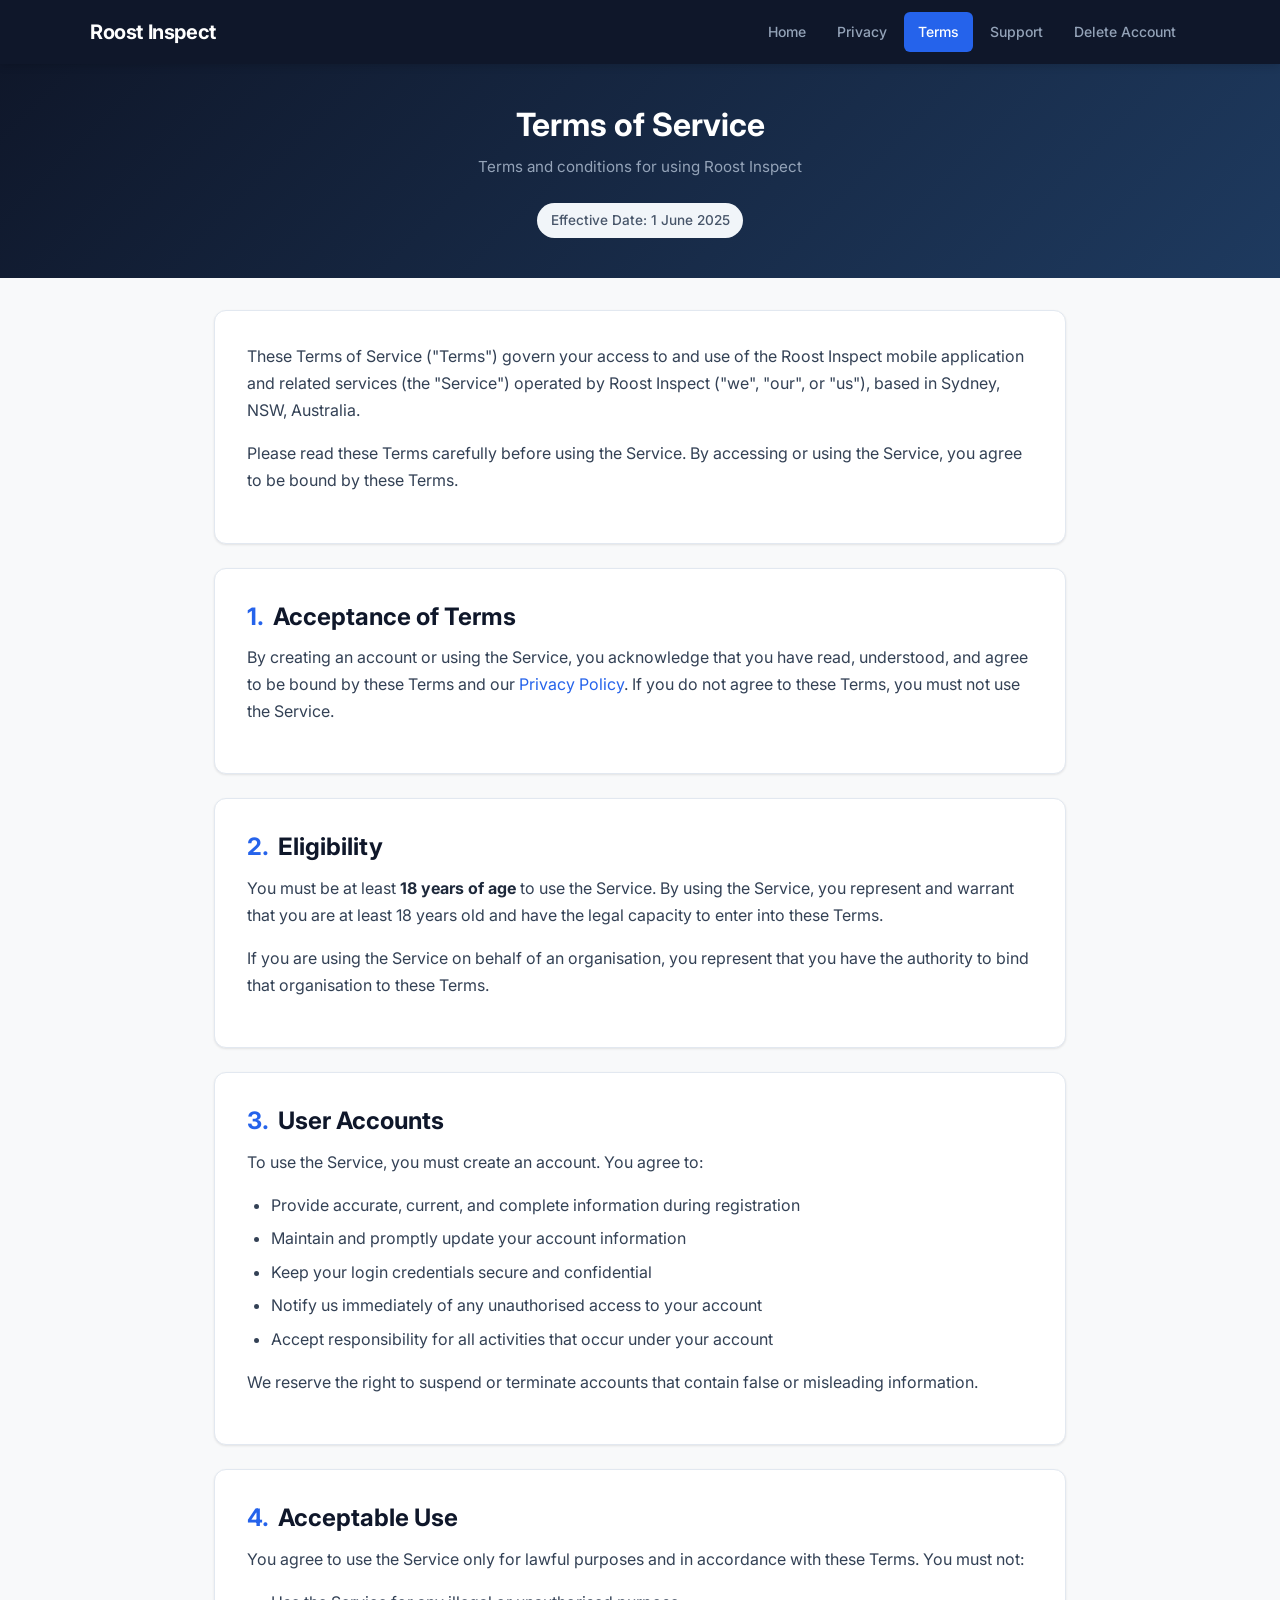
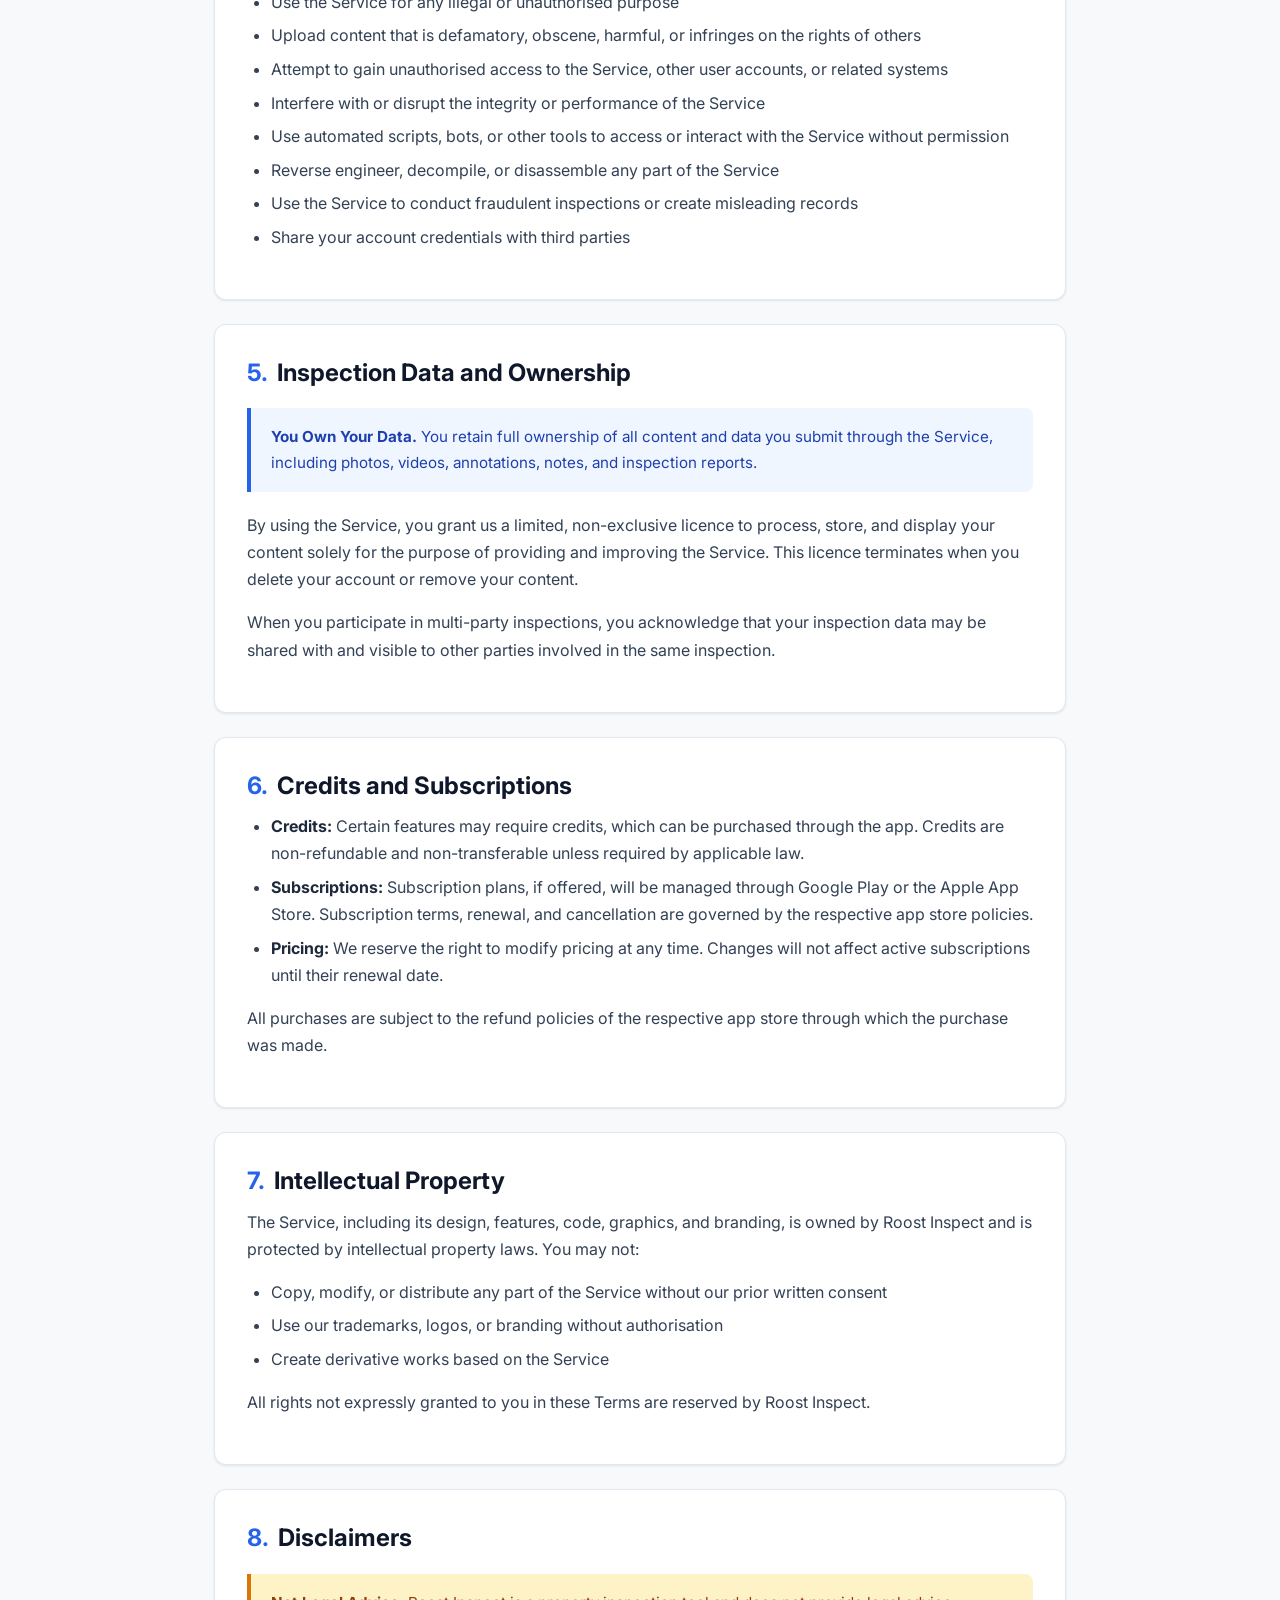
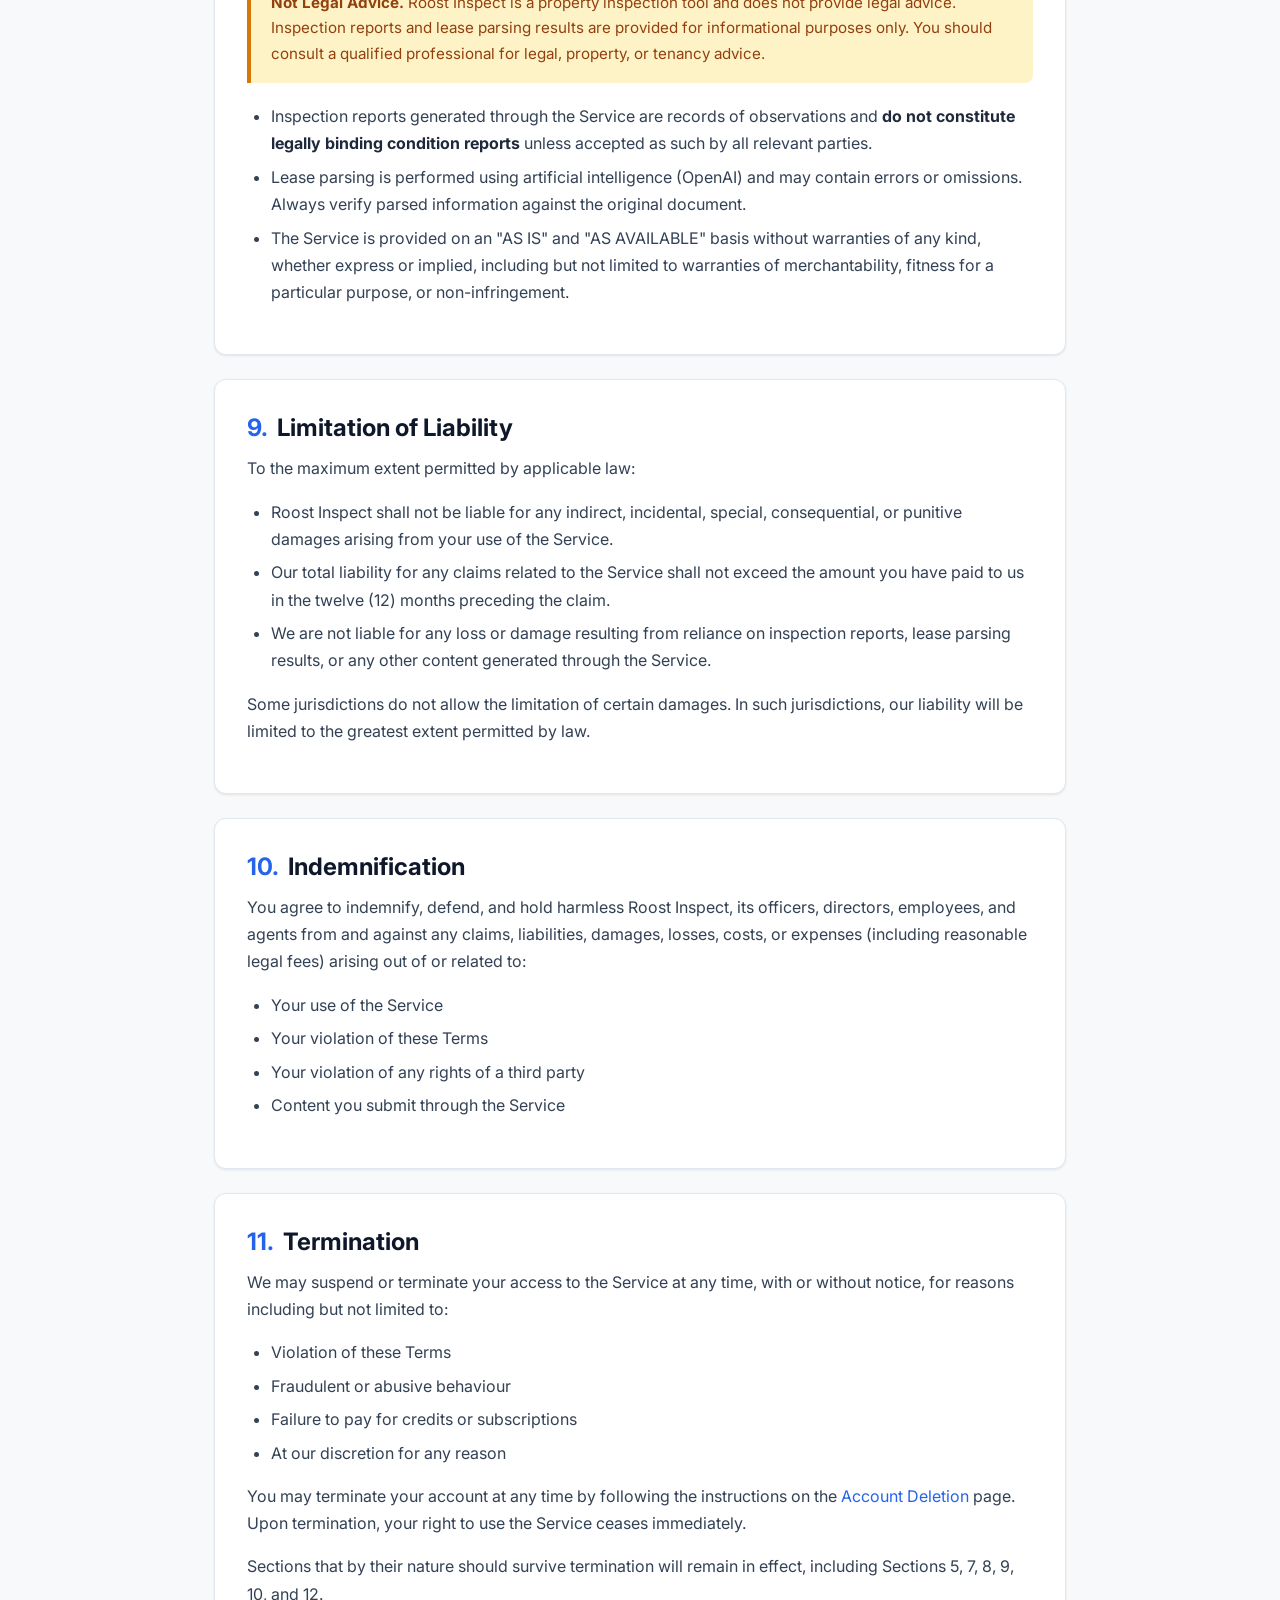
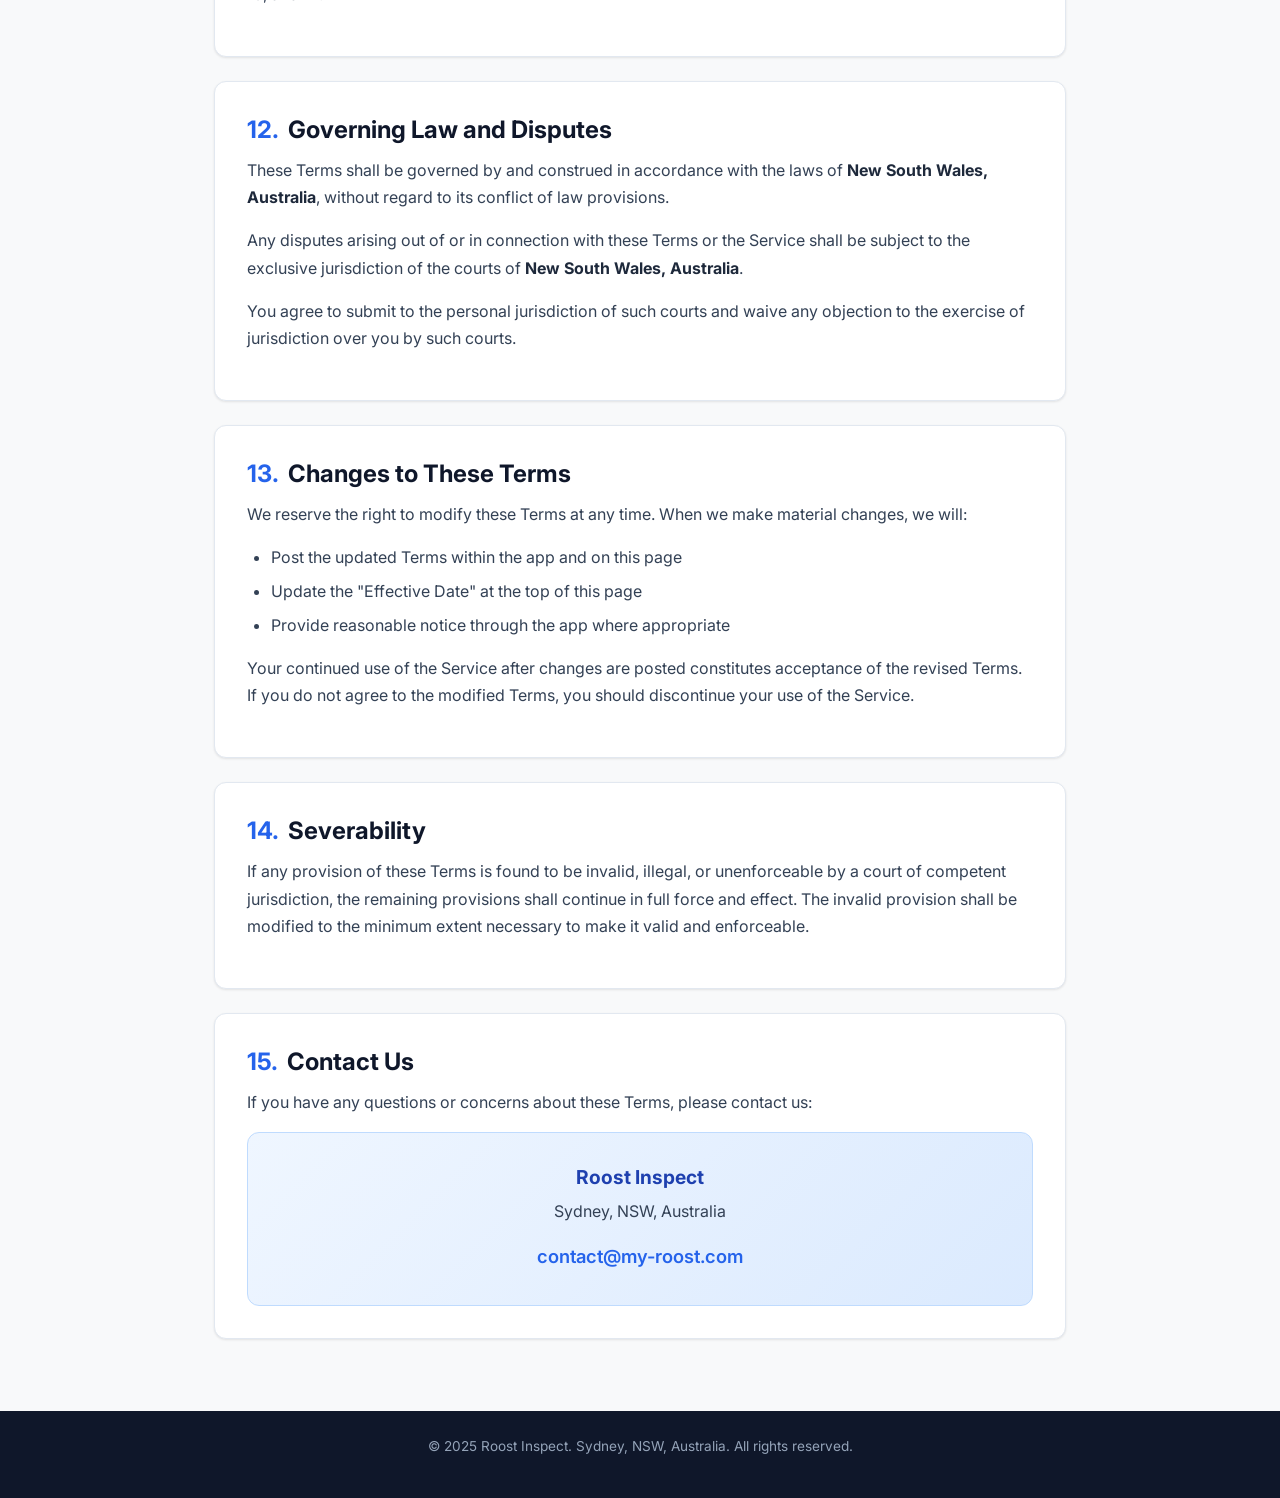
<file: terms-of-service.html>
<!DOCTYPE html>
<html lang="en">
<head>
  <meta charset="UTF-8">
  <meta name="viewport" content="width=device-width, initial-scale=1.0">
  <title>Terms of Service &mdash; Roost Inspect</title>
  <meta name="description" content="Terms of Service for Roost Inspect. Review the terms and conditions governing your use of the Roost Inspect property inspection platform.">
  <meta name="robots" content="index, follow">
  <meta property="og:title" content="Terms of Service &mdash; Roost Inspect">
  <meta property="og:description" content="Terms of Service for the Roost Inspect property inspection platform.">
  <meta property="og:type" content="website">
  <link rel="preconnect" href="https://fonts.googleapis.com">
  <link rel="preconnect" href="https://fonts.gstatic.com" crossorigin>
  <link href="https://fonts.googleapis.com/css2?family=Inter:wght@400;500;600;700;800&display=swap" rel="stylesheet">
  <link rel="stylesheet" href="styles.css">
  <script src="shared.js" defer></script>
</head>
<body>

  <!-- Navigation (rendered by shared.js) -->
  <nav data-site-nav></nav>

  <div class="page-wrapper">
    <!-- Page Header -->
    <section class="page-header">
      <h1>Terms of Service</h1>
      <p class="subtitle">Terms and conditions for using Roost Inspect</p>
      <span class="effective-date">Effective Date: 1 June 2025</span>
    </section>

    <div class="container">

      <!-- Intro -->
      <div class="card">
        <p>These Terms of Service ("Terms") govern your access to and use of the Roost Inspect mobile application and related services (the "Service") operated by Roost Inspect ("we", "our", or "us"), based in Sydney, NSW, Australia.</p>
        <p>Please read these Terms carefully before using the Service. By accessing or using the Service, you agree to be bound by these Terms.</p>
      </div>

      <!-- 1. Acceptance -->
      <div class="card">
        <h2><span class="section-num">1.</span> Acceptance of Terms</h2>
        <p>By creating an account or using the Service, you acknowledge that you have read, understood, and agree to be bound by these Terms and our <a href="privacy-policy.html">Privacy Policy</a>. If you do not agree to these Terms, you must not use the Service.</p>
      </div>

      <!-- 2. Eligibility -->
      <div class="card">
        <h2><span class="section-num">2.</span> Eligibility</h2>
        <p>You must be at least <strong>18 years of age</strong> to use the Service. By using the Service, you represent and warrant that you are at least 18 years old and have the legal capacity to enter into these Terms.</p>
        <p>If you are using the Service on behalf of an organisation, you represent that you have the authority to bind that organisation to these Terms.</p>
      </div>

      <!-- 3. Accounts -->
      <div class="card">
        <h2><span class="section-num">3.</span> User Accounts</h2>
        <p>To use the Service, you must create an account. You agree to:</p>
        <ul>
          <li>Provide accurate, current, and complete information during registration</li>
          <li>Maintain and promptly update your account information</li>
          <li>Keep your login credentials secure and confidential</li>
          <li>Notify us immediately of any unauthorised access to your account</li>
          <li>Accept responsibility for all activities that occur under your account</li>
        </ul>
        <p>We reserve the right to suspend or terminate accounts that contain false or misleading information.</p>
      </div>

      <!-- 4. Acceptable Use -->
      <div class="card">
        <h2><span class="section-num">4.</span> Acceptable Use</h2>
        <p>You agree to use the Service only for lawful purposes and in accordance with these Terms. You must not:</p>
        <ul>
          <li>Use the Service for any illegal or unauthorised purpose</li>
          <li>Upload content that is defamatory, obscene, harmful, or infringes on the rights of others</li>
          <li>Attempt to gain unauthorised access to the Service, other user accounts, or related systems</li>
          <li>Interfere with or disrupt the integrity or performance of the Service</li>
          <li>Use automated scripts, bots, or other tools to access or interact with the Service without permission</li>
          <li>Reverse engineer, decompile, or disassemble any part of the Service</li>
          <li>Use the Service to conduct fraudulent inspections or create misleading records</li>
          <li>Share your account credentials with third parties</li>
        </ul>
      </div>

      <!-- 5. Inspection Data -->
      <div class="card">
        <h2><span class="section-num">5.</span> Inspection Data and Ownership</h2>
        <div class="callout">
          <strong>You Own Your Data.</strong> You retain full ownership of all content and data you submit through the Service, including photos, videos, annotations, notes, and inspection reports.
        </div>
        <p>By using the Service, you grant us a limited, non-exclusive licence to process, store, and display your content solely for the purpose of providing and improving the Service. This licence terminates when you delete your account or remove your content.</p>
        <p>When you participate in multi-party inspections, you acknowledge that your inspection data may be shared with and visible to other parties involved in the same inspection.</p>
      </div>

      <!-- 6. Credits and Subscriptions -->
      <div class="card">
        <h2><span class="section-num">6.</span> Credits and Subscriptions</h2>
        <ul>
          <li><strong>Credits:</strong> Certain features may require credits, which can be purchased through the app. Credits are non-refundable and non-transferable unless required by applicable law.</li>
          <li><strong>Subscriptions:</strong> Subscription plans, if offered, will be managed through Google Play or the Apple App Store. Subscription terms, renewal, and cancellation are governed by the respective app store policies.</li>
          <li><strong>Pricing:</strong> We reserve the right to modify pricing at any time. Changes will not affect active subscriptions until their renewal date.</li>
        </ul>
        <p>All purchases are subject to the refund policies of the respective app store through which the purchase was made.</p>
      </div>

      <!-- 7. Intellectual Property -->
      <div class="card">
        <h2><span class="section-num">7.</span> Intellectual Property</h2>
        <p>The Service, including its design, features, code, graphics, and branding, is owned by Roost Inspect and is protected by intellectual property laws. You may not:</p>
        <ul>
          <li>Copy, modify, or distribute any part of the Service without our prior written consent</li>
          <li>Use our trademarks, logos, or branding without authorisation</li>
          <li>Create derivative works based on the Service</li>
        </ul>
        <p>All rights not expressly granted to you in these Terms are reserved by Roost Inspect.</p>
      </div>

      <!-- 8. Disclaimers -->
      <div class="card">
        <h2><span class="section-num">8.</span> Disclaimers</h2>
        <div class="callout callout-warning">
          <strong>Not Legal Advice.</strong> Roost Inspect is a property inspection tool and does not provide legal advice. Inspection reports and lease parsing results are provided for informational purposes only. You should consult a qualified professional for legal, property, or tenancy advice.
        </div>
        <ul>
          <li>Inspection reports generated through the Service are records of observations and <strong>do not constitute legally binding condition reports</strong> unless accepted as such by all relevant parties.</li>
          <li>Lease parsing is performed using artificial intelligence (OpenAI) and may contain errors or omissions. Always verify parsed information against the original document.</li>
          <li>The Service is provided on an "AS IS" and "AS AVAILABLE" basis without warranties of any kind, whether express or implied, including but not limited to warranties of merchantability, fitness for a particular purpose, or non-infringement.</li>
        </ul>
      </div>

      <!-- 9. Limitation of Liability -->
      <div class="card">
        <h2><span class="section-num">9.</span> Limitation of Liability</h2>
        <p>To the maximum extent permitted by applicable law:</p>
        <ul>
          <li>Roost Inspect shall not be liable for any indirect, incidental, special, consequential, or punitive damages arising from your use of the Service.</li>
          <li>Our total liability for any claims related to the Service shall not exceed the amount you have paid to us in the twelve (12) months preceding the claim.</li>
          <li>We are not liable for any loss or damage resulting from reliance on inspection reports, lease parsing results, or any other content generated through the Service.</li>
        </ul>
        <p>Some jurisdictions do not allow the limitation of certain damages. In such jurisdictions, our liability will be limited to the greatest extent permitted by law.</p>
      </div>

      <!-- 10. Indemnification -->
      <div class="card">
        <h2><span class="section-num">10.</span> Indemnification</h2>
        <p>You agree to indemnify, defend, and hold harmless Roost Inspect, its officers, directors, employees, and agents from and against any claims, liabilities, damages, losses, costs, or expenses (including reasonable legal fees) arising out of or related to:</p>
        <ul>
          <li>Your use of the Service</li>
          <li>Your violation of these Terms</li>
          <li>Your violation of any rights of a third party</li>
          <li>Content you submit through the Service</li>
        </ul>
      </div>

      <!-- 11. Termination -->
      <div class="card">
        <h2><span class="section-num">11.</span> Termination</h2>
        <p>We may suspend or terminate your access to the Service at any time, with or without notice, for reasons including but not limited to:</p>
        <ul>
          <li>Violation of these Terms</li>
          <li>Fraudulent or abusive behaviour</li>
          <li>Failure to pay for credits or subscriptions</li>
          <li>At our discretion for any reason</li>
        </ul>
        <p>You may terminate your account at any time by following the instructions on the <a href="account-deletion.html">Account Deletion</a> page. Upon termination, your right to use the Service ceases immediately.</p>
        <p>Sections that by their nature should survive termination will remain in effect, including Sections 5, 7, 8, 9, 10, and 12.</p>
      </div>

      <!-- 12. Governing Law -->
      <div class="card">
        <h2><span class="section-num">12.</span> Governing Law and Disputes</h2>
        <p>These Terms shall be governed by and construed in accordance with the laws of <strong>New South Wales, Australia</strong>, without regard to its conflict of law provisions.</p>
        <p>Any disputes arising out of or in connection with these Terms or the Service shall be subject to the exclusive jurisdiction of the courts of <strong>New South Wales, Australia</strong>.</p>
        <p>You agree to submit to the personal jurisdiction of such courts and waive any objection to the exercise of jurisdiction over you by such courts.</p>
      </div>

      <!-- 13. Changes -->
      <div class="card">
        <h2><span class="section-num">13.</span> Changes to These Terms</h2>
        <p>We reserve the right to modify these Terms at any time. When we make material changes, we will:</p>
        <ul>
          <li>Post the updated Terms within the app and on this page</li>
          <li>Update the "Effective Date" at the top of this page</li>
          <li>Provide reasonable notice through the app where appropriate</li>
        </ul>
        <p>Your continued use of the Service after changes are posted constitutes acceptance of the revised Terms. If you do not agree to the modified Terms, you should discontinue your use of the Service.</p>
      </div>

      <!-- 14. Severability -->
      <div class="card">
        <h2><span class="section-num">14.</span> Severability</h2>
        <p>If any provision of these Terms is found to be invalid, illegal, or unenforceable by a court of competent jurisdiction, the remaining provisions shall continue in full force and effect. The invalid provision shall be modified to the minimum extent necessary to make it valid and enforceable.</p>
      </div>

      <!-- 15. Contact -->
      <div class="card">
        <h2><span class="section-num">15.</span> Contact Us</h2>
        <p>If you have any questions or concerns about these Terms, please contact us:</p>
        <div data-contact-box></div>
      </div>

    </div>
  </div>

  <!-- Footer (rendered by shared.js) -->
  <footer data-site-footer></footer>

</body>
</html>
</file>
<file: styles.css>
/* ============================================
   Roost Inspect - Legal Pages Stylesheet
   ============================================ */

/* --- Design Tokens --- */
:root {
  --color-ink: #0f172a;
  --color-ink-soft: #1e293b;
  --color-body: #334155;
  --color-muted: #475569;
  --color-muted-light: #64748b;
  --color-slate: #94a3b8;
  --color-border: #e2e8f0;
  --color-surface: #ffffff;
  --color-surface-alt: #f1f5f9;
  --color-page: #f8f9fa;
  --color-accent: #2563eb;
  --color-accent-dark: #1d4ed8;
  --color-accent-deep: #1e40af;
  --color-accent-tint: #eff6ff;

  --radius-md: 8px;
  --radius-lg: 12px;

  --shadow-surface: 0 1px 3px rgba(0, 0, 0, 0.06), 0 1px 2px rgba(0, 0, 0, 0.04);

  --gradient-header: linear-gradient(135deg, #0f172a 0%, #1e3a5f 100%);

  --space-md: 1.25rem;
  --space-lg: 2rem;
}

/* --- Reset & Base --- */
*, *::before, *::after {
  box-sizing: border-box;
  margin: 0;
  padding: 0;
}

html {
  scroll-behavior: smooth;
  -webkit-text-size-adjust: 100%;
}

body {
  font-family: 'Inter', -apple-system, BlinkMacSystemFont, 'Segoe UI', Roboto, sans-serif;
  background-color: var(--color-page);
  color: var(--color-body);
  line-height: 1.7;
  font-size: 16px;
  min-height: 100vh;
  display: flex;
  flex-direction: column;
}

/* --- Typography --- */
h1, h2, h3, h4, h5, h6 {
  color: var(--color-ink);
  line-height: 1.3;
  font-weight: 700;
}

h1 { font-size: 2rem; margin-bottom: 1rem; }
h2 { font-size: 1.5rem; margin-bottom: 0.75rem; margin-top: 2rem; }
h3 { font-size: 1.2rem; margin-bottom: 0.5rem; margin-top: 1.5rem; }

p { margin-bottom: 1rem; }

a {
  color: var(--color-accent);
  text-decoration: none;
  transition: color 0.2s ease;
}

a:hover {
  color: var(--color-accent-dark);
  text-decoration: underline;
}

ul, ol {
  margin-bottom: 1rem;
  padding-left: 1.5rem;
}

li {
  margin-bottom: 0.4rem;
}

strong {
  color: var(--color-ink-soft);
}

/* --- Spacing Utilities --- */
.u-mt-md { margin-top: var(--space-md); }
.u-mt-lg { margin-top: var(--space-lg); }

/* --- Navigation --- */
.nav-header {
  background-color: var(--color-ink);
  padding: 0 1.5rem;
  position: sticky;
  top: 0;
  z-index: 1000;
  box-shadow: 0 2px 8px rgba(0, 0, 0, 0.15);
}

.nav-container {
  max-width: 1100px;
  margin: 0 auto;
  display: flex;
  align-items: center;
  justify-content: space-between;
  height: 64px;
}

.nav-brand {
  font-size: 1.25rem;
  font-weight: 700;
  color: #ffffff;
  text-decoration: none;
  letter-spacing: -0.02em;
}

.nav-brand:hover {
  color: #ffffff;
  text-decoration: none;
}

.nav-links {
  display: flex;
  align-items: center;
  gap: 0.25rem;
  list-style: none;
  padding: 0;
  margin: 0;
}

.nav-links a {
  color: var(--color-slate);
  text-decoration: none;
  padding: 0.5rem 0.85rem;
  border-radius: 6px;
  font-size: 0.875rem;
  font-weight: 500;
  transition: color 0.2s ease, background-color 0.2s ease;
  white-space: nowrap;
}

.nav-links a:hover {
  color: #ffffff;
  background-color: rgba(255, 255, 255, 0.08);
  text-decoration: none;
}

.nav-links a.active {
  color: #ffffff;
  background-color: var(--color-accent);
}

/* Hamburger Menu */
.nav-toggle {
  display: none;
  background: none;
  border: none;
  cursor: pointer;
  padding: 0.5rem;
  flex-direction: column;
  gap: 5px;
}

.nav-toggle span {
  display: block;
  width: 24px;
  height: 2px;
  background-color: #ffffff;
  border-radius: 2px;
  transition: transform 0.3s ease, opacity 0.3s ease;
}

/* --- Main Content --- */
.page-wrapper {
  flex: 1;
  width: 100%;
}

.container {
  max-width: 900px;
  margin: 0 auto;
  padding: 2rem 1.5rem 3rem;
}

/* --- Elevated Surfaces (cards) --- */
.card,
.link-card {
  background: var(--color-surface);
  border-radius: var(--radius-lg);
  box-shadow: var(--shadow-surface);
  border: 1px solid var(--color-border);
}

.card {
  padding: 2rem;
  margin-bottom: 1.5rem;
}

.card h2:first-child {
  margin-top: 0;
}

/* --- Page Banners (hero / page header) --- */
.hero,
.page-header {
  background: var(--gradient-header);
  color: #ffffff;
  text-align: center;
}

.hero h1,
.page-header h1 {
  color: #ffffff;
}

/* --- Hero Section --- */
.hero {
  padding: 3.5rem 1.5rem;
}

.hero h1 {
  font-size: 2.5rem;
  margin-bottom: 0.75rem;
  font-weight: 800;
  letter-spacing: -0.03em;
}

.hero p {
  color: #cbd5e1;
  font-size: 1.125rem;
  max-width: 600px;
  margin: 0 auto;
}

/* --- Page Header --- */
.page-header {
  padding: 2.5rem 1.5rem;
}

.page-header h1 {
  font-size: 2rem;
  margin-bottom: 0.5rem;
}

.page-header .subtitle {
  color: var(--color-slate);
  font-size: 0.95rem;
}

/* --- Link Cards Grid (Home page) --- */
.cards-grid {
  display: grid;
  grid-template-columns: repeat(auto-fit, minmax(260px, 1fr));
  gap: 1.25rem;
  margin-top: 1.5rem;
}

.link-card {
  padding: 1.75rem;
  transition: transform 0.2s ease, box-shadow 0.2s ease;
  text-decoration: none;
  display: block;
  color: inherit;
}

.link-card:hover {
  transform: translateY(-3px);
  box-shadow: 0 8px 25px rgba(0, 0, 0, 0.1);
  text-decoration: none;
  color: inherit;
}

.link-card .card-icon {
  width: 44px;
  height: 44px;
  background-color: var(--color-accent-tint);
  border-radius: 10px;
  display: flex;
  align-items: center;
  justify-content: center;
  margin-bottom: 1rem;
}

.link-card .card-icon svg {
  width: 22px;
  height: 22px;
  stroke: var(--color-accent);
  fill: none;
  stroke-width: 2;
  stroke-linecap: round;
  stroke-linejoin: round;
}

.link-card h3 {
  margin-top: 0;
  font-size: 1.1rem;
  color: var(--color-ink);
}

.link-card p {
  color: var(--color-muted-light);
  font-size: 0.9rem;
  margin-bottom: 0;
}

/* --- Callout Box --- */
.callout {
  background-color: var(--color-accent-tint);
  border-left: 4px solid var(--color-accent);
  border-radius: 0 var(--radius-md) var(--radius-md) 0;
  padding: 1rem var(--space-md);
  margin: var(--space-md) 0;
  font-size: 0.95rem;
  color: var(--color-accent-deep);
}

.callout strong {
  color: var(--color-accent-deep);
}

.callout-warning {
  background-color: #fef3c7;
  border-left-color: #d97706;
  color: #92400e;
}

.callout-warning strong {
  color: #92400e;
}

/* --- Tables --- */
.table-wrapper {
  overflow-x: auto;
  margin: 1rem 0;
  border-radius: var(--radius-md);
  border: 1px solid var(--color-border);
}

table {
  width: 100%;
  border-collapse: collapse;
  font-size: 0.9rem;
}

thead {
  background-color: var(--color-surface-alt);
}

th {
  text-align: left;
  padding: 0.75rem 1rem;
  font-weight: 600;
  color: var(--color-ink);
  border-bottom: 2px solid var(--color-border);
  white-space: nowrap;
}

td {
  padding: 0.75rem 1rem;
  border-bottom: 1px solid var(--color-surface-alt);
  vertical-align: top;
}

tr:last-child td {
  border-bottom: none;
}

tr:hover {
  background-color: #f8fafc;
}

/* --- FAQ / Accordion --- */
.faq-item {
  border-bottom: 1px solid var(--color-border);
  padding: var(--space-md) 0;
}

.faq-item:last-child {
  border-bottom: none;
}

.faq-question {
  font-weight: 600;
  color: var(--color-ink);
  font-size: 1.05rem;
  margin-bottom: 0.5rem;
  cursor: pointer;
  display: flex;
  align-items: flex-start;
  gap: 0.5rem;
}

.faq-question .q-marker {
  color: var(--color-accent);
  font-weight: 700;
  flex-shrink: 0;
}

.faq-answer {
  padding-left: 1.75rem;
  color: var(--color-muted);
}

.faq-answer p:last-child {
  margin-bottom: 0;
}

/* --- Steps List --- */
.steps-list {
  counter-reset: step-counter;
  list-style: none;
  padding-left: 0;
}

.steps-list li {
  counter-increment: step-counter;
  position: relative;
  padding-left: 3rem;
  margin-bottom: var(--space-md);
}

.steps-list li::before {
  content: counter(step-counter);
  position: absolute;
  left: 0;
  top: 0;
  width: 2rem;
  height: 2rem;
  background-color: var(--color-accent);
  color: #ffffff;
  border-radius: 50%;
  font-weight: 700;
  font-size: 0.85rem;
  display: flex;
  align-items: center;
  justify-content: center;
}

/* --- Section Number Headers --- */
.section-num {
  color: var(--color-accent);
  font-weight: 700;
  margin-right: 0.25rem;
}

/* --- Footer --- */
.site-footer {
  background-color: var(--color-ink);
  color: var(--color-slate);
  text-align: center;
  padding: 1.5rem;
  font-size: 0.85rem;
  margin-top: auto;
}

.site-footer a {
  color: var(--color-slate);
  text-decoration: underline;
}

.site-footer a:hover {
  color: #ffffff;
}

/* --- Effective Date Badge --- */
.effective-date {
  display: inline-block;
  background-color: var(--color-surface-alt);
  color: var(--color-muted);
  padding: 0.35rem 0.85rem;
  border-radius: 20px;
  font-size: 0.85rem;
  font-weight: 500;
  margin-top: 0.5rem;
}

/* --- Contact Box --- */
.contact-box {
  background: linear-gradient(135deg, #eff6ff 0%, #dbeafe 100%);
  border-radius: var(--radius-lg);
  padding: 2rem;
  text-align: center;
  border: 1px solid #bfdbfe;
}

.contact-box h3 {
  color: var(--color-accent-deep);
  margin-top: 0;
}

.contact-box .email-link {
  font-size: 1.15rem;
  font-weight: 600;
  color: var(--color-accent);
}

/* --- Responsive: Tablet --- */
@media (max-width: 768px) {
  .nav-toggle {
    display: flex;
  }

  .nav-links {
    display: none;
    position: absolute;
    top: 64px;
    left: 0;
    right: 0;
    background-color: var(--color-ink);
    flex-direction: column;
    padding: 0.75rem 1rem 1rem;
    gap: 0.125rem;
    border-top: 1px solid var(--color-ink-soft);
    box-shadow: 0 8px 16px rgba(0, 0, 0, 0.2);
  }

  .nav-links.open {
    display: flex;
  }

  .nav-links a {
    padding: 0.65rem 1rem;
    width: 100%;
  }

  .hero h1 {
    font-size: 1.85rem;
  }

  .page-header h1 {
    font-size: 1.6rem;
  }

  .container {
    padding: 1.25rem 1rem 2rem;
  }

  .card {
    padding: 1.5rem var(--space-md);
  }

  h1 { font-size: 1.6rem; }
  h2 { font-size: 1.3rem; }
}

/* --- Responsive: Mobile --- */
@media (max-width: 480px) {
  .hero h1 {
    font-size: 1.5rem;
  }

  .hero p {
    font-size: 1rem;
  }

  .cards-grid {
    grid-template-columns: 1fr;
  }

  .card {
    padding: 1.25rem 1rem;
  }

  table {
    font-size: 0.8rem;
  }

  th, td {
    padding: 0.5rem 0.65rem;
  }
}
</file>
